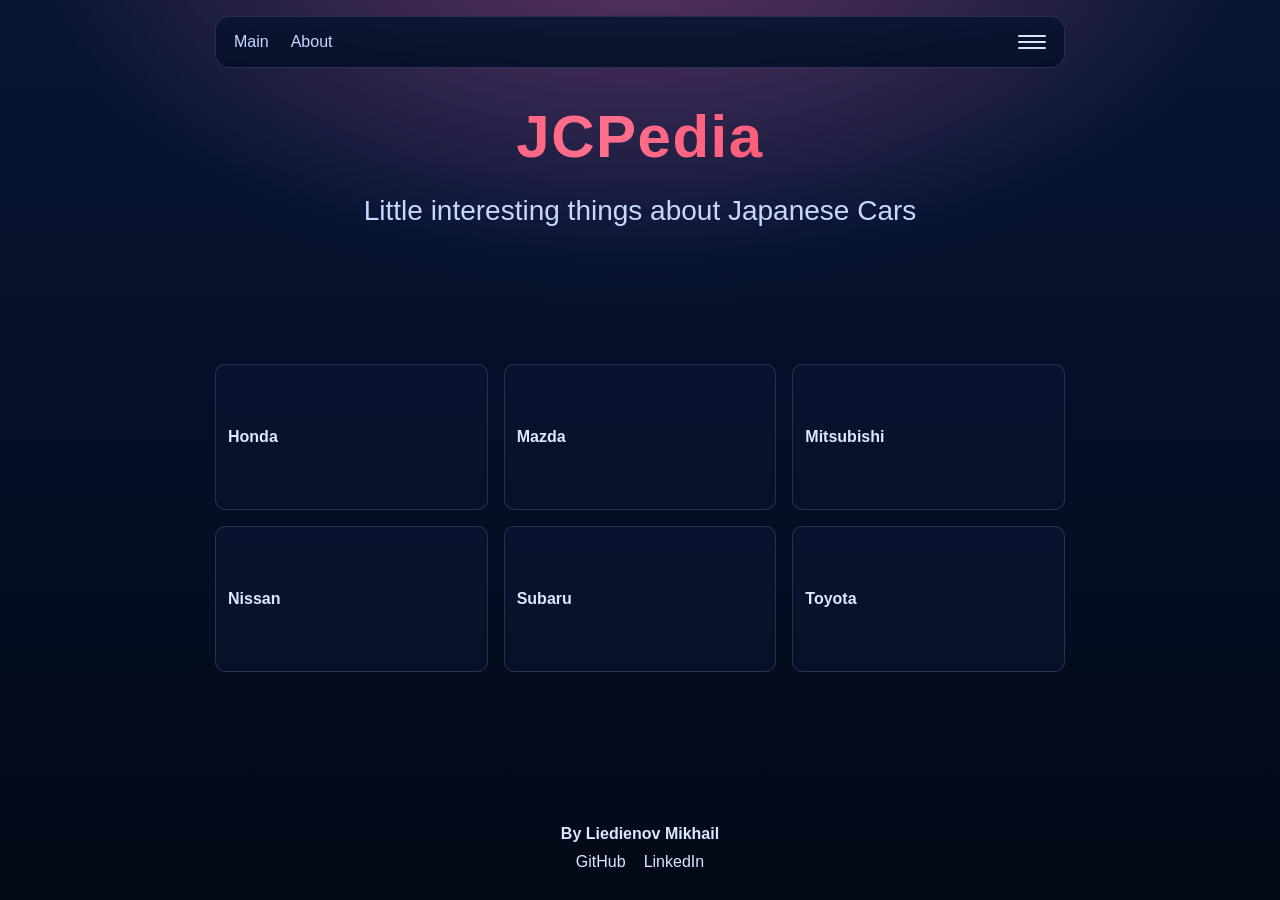
<file: HTML/index.html>
<!DOCTYPE html>
<html lang="en">
<head>
    <meta charset="utf-8">
    <meta name="viewport" content="width=device-width, initial-scale=1">
    <link rel="stylesheet" href="../css/style.css">
    <title>JCPedia</title>
</head>
<body>
<div class="main-container">
<header>
    <nav>
        <ul>
            <li><a href="index.html">Main</a></li>
            <li><a href="about.html">About</a></li>
            <li class="dropdown">
                <button class="dropdown-toggle" type="button" aria-label="Car menu">
                    <span class="menu-line"></span>
                    <span class="menu-line"></span>
                    <span class="menu-line"></span>
                </button>
                <ul class="dropdown-menu">
                    <li><a href="./cars/toyota.html">Toyota</a></li>
                    <li><a href="./cars/mitsubishi.html">Mitsubishi</a></li>
                    <li><a href="./cars/honda.html">Honda</a></li>
                    <li><a href="./cars/nissan.html">Nissan</a></li>
                    <li><a href="./cars/mazda.html">Mazda</a></li>
                    <li><a href="./cars/subaru.html">Subaru</a></li>
                </ul>
            </li>
        </ul>
    </nav>
</header>
<h1 class="page-title">JCPedia</h1>
<h2 class="page-subtitle">Little interesting things about Japanese Cars</h2>
<main>
    <a class="car-selection-container" href="./cars/honda.html">Honda</a>
    <a class="car-selection-container" href="./cars/mazda.html">Mazda</a>
    <a class="car-selection-container" href="./cars/mitsubishi.html">Mitsubishi</a>
    <a class="car-selection-container" href="./cars/nissan.html">Nissan</a>
    <a class="car-selection-container" href="./cars/subaru.html">Subaru</a>
    <a class="car-selection-container" href="./cars/toyota.html">Toyota</a>
</main>
<footer>
    <p>By Liedienov Mikhail</p>
    <div class="footer-links">
        <a href="https://github.com/IstillFeelNothing" target="_blank" rel="noopener noreferrer">GitHub</a>
        <a href="https://www.linkedin.com/in/mikhail-liedienov-b96662301/" target="_blank" rel="noopener noreferrer">LinkedIn</a>
    </div>
</footer>
</div>
</body>
</html>
</file>
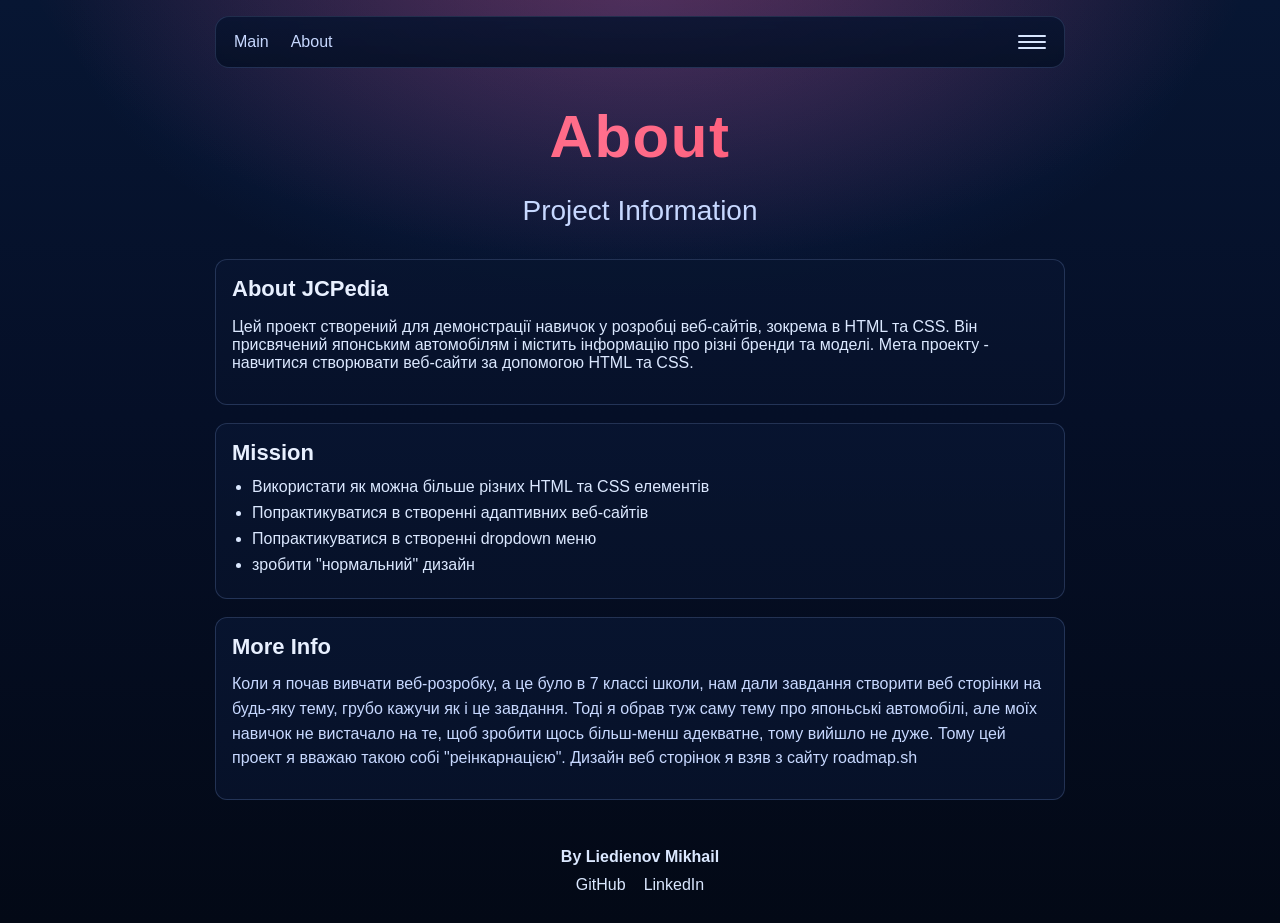
<file: HTML/About.html>
<!DOCTYPE html>
<html lang="en">
<head>
    <meta charset="utf-8">
    <meta name="viewport" content="width=device-width, initial-scale=1">
    <link rel="stylesheet" href="../css/style.css">
    <title>About - JCPedia</title>
</head>
<body>
<div class="main-container">
<header>
    <nav>
        <ul>
            <li><a href="../index.html">Main</a></li>
            <li><a href="about.html">About</a></li>
            <li class="dropdown">
                <button class="dropdown-toggle" type="button" aria-label="Car menu">
                    <span class="menu-line"></span>
                    <span class="menu-line"></span>
                    <span class="menu-line"></span>
                </button>
                <ul class="dropdown-menu">
                    <li><a href="./cars/toyota.html">Toyota</a></li>
                    <li><a href="./cars/mitsubishi.html">Mitsubishi</a></li>
                    <li><a href="./cars/honda.html">Honda</a></li>
                    <li><a href="./cars/nissan.html">Nissan</a></li>
                    <li><a href="./cars/mazda.html">Mazda</a></li>
                    <li><a href="./cars/subaru.html">Subaru</a></li>
                </ul>
            </li>
        </ul>
    </nav>
</header>

<h1 class="page-title">About</h1>
<h2 class="page-subtitle">Project Information</h2>

<main class="car-page">
    <section class="car-hero" aria-labelledby="about-heading">
        <h3 id="about-heading">About JCPedia</h3>
        <p>
            Цей проект створений для демонстрації навичок у розробці веб-сайтів, зокрема в HTML та CSS. Він присвячений японським автомобілям і містить
             інформацію про різні бренди та моделі. Мета проекту - навчитися створювати веб-сайти за допомогою HTML та CSS.
        </p>
    </section>

    <section class="car-specs" aria-labelledby="mission-heading">
        <h3 id="mission-heading">Mission</h3>
        <ul>
            <li>Використати як можна більше різних HTML та CSS елементів</li>
            <li>Попрактикуватися в створенні адаптивних веб-сайтів</li>
            <li>Попрактикуватися в створенні dropdown меню</li>
            <li>зробити "нормальний" дизайн</li>
        </ul>
    </section>

    <section class="car-notes" aria-labelledby="extra-heading">
        <h3 id="extra-heading">More Info</h3>
        <p>
            Коли я почав вивчати веб-розробку, а це було в 7 классі школи, нам дали завдання створити веб сторінки на будь-яку тему, 
            грубо кажучи як і це завдання. Тоді я обрав туж саму тему про японьські автомобілі, але моїх навичок не вистачало на те, 
            щоб зробити щось більш-менш адекватне, тому вийшло не дуже. Тому цей проект я вважаю такою собі "реінкарнацією". Дизайн 
            веб сторінок я взяв з сайту roadmap.sh

        </p>
    </section>
</main>

<footer>
    <p>By Liedienov Mikhail</p>
    <div class="footer-links">
        <a href="https://github.com/IstillFeelNothing" target="_blank" rel="noopener noreferrer">GitHub</a>
        <a href="https://www.linkedin.com/in/mikhail-liedienov-b96662301/" target="_blank" rel="noopener noreferrer">LinkedIn</a>
    </div>
</footer>
</div>
</body>
</html>
</file>
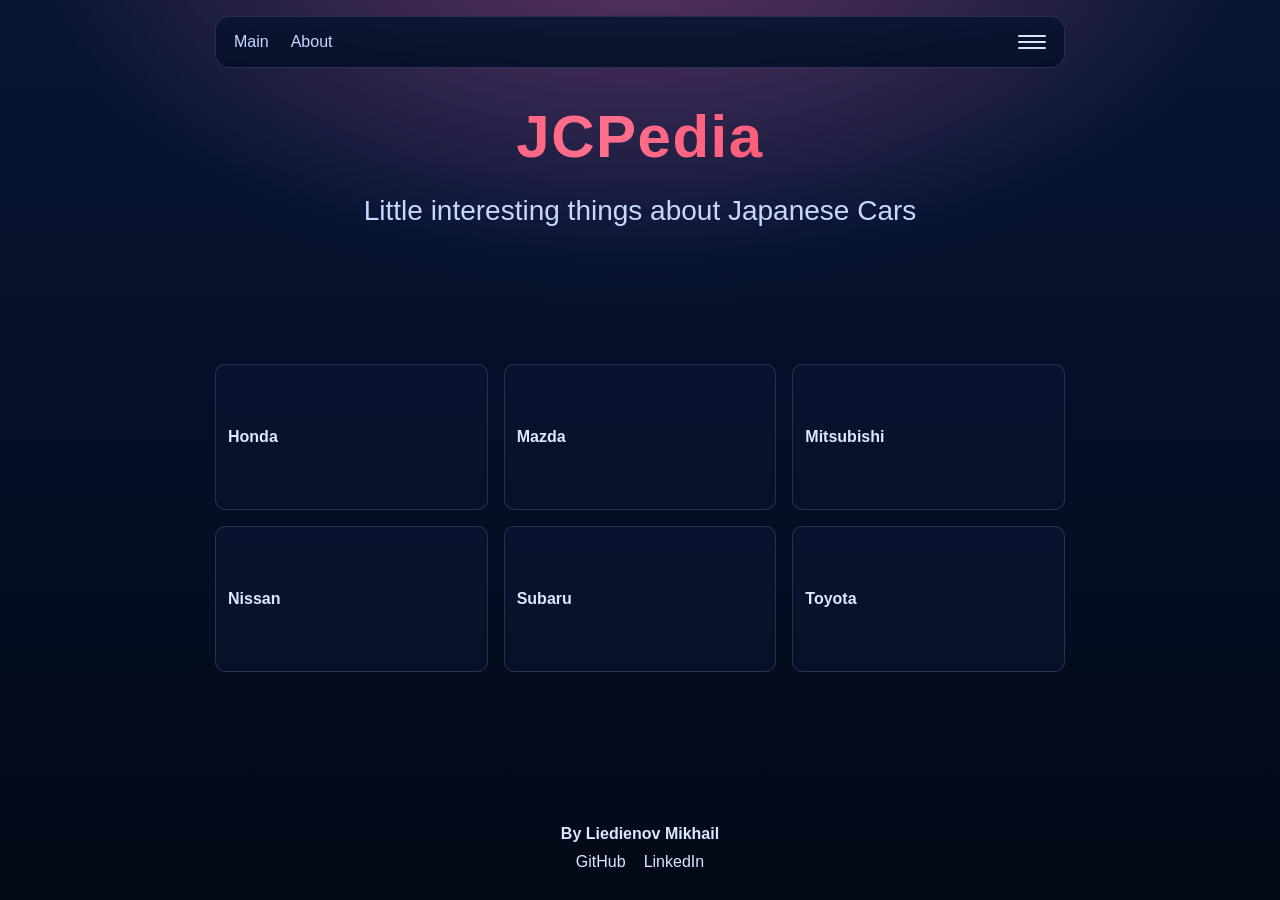
<file: HTML/Main.html>
<!DOCTYPE html>
<html lang="en">
<head>
    <meta charset="utf-8">
    <meta name="viewport" content="width=device-width, initial-scale=1">
    <link rel="stylesheet" href="../css/style.css">
    <title>JCPedia</title>
</head>
<body>
<div class="main-container">
<header>
    <nav>
        <ul>
            <li><a href="main.html">Main</a></li>
            <li><a href="about.html">About</a></li>
            <li class="dropdown">
                <button class="dropdown-toggle" type="button" aria-label="Car menu">
                    <span class="menu-line"></span>
                    <span class="menu-line"></span>
                    <span class="menu-line"></span>
                </button>
                <ul class="dropdown-menu">
                    <li><a href="./cars/toyota.html">Toyota</a></li>
                    <li><a href="./cars/mitsubishi.html">Mitsubishi</a></li>
                    <li><a href="./cars/honda.html">Honda</a></li>
                    <li><a href="./cars/nissan.html">Nissan</a></li>
                    <li><a href="./cars/mazda.html">Mazda</a></li>
                    <li><a href="./cars/subaru.html">Subaru</a></li>
                </ul>
            </li>
        </ul>
    </nav>
</header>
<h1 class="page-title">JCPedia</h1>
<h2 class="page-subtitle">Little interesting things about Japanese Cars</h2>
<main>
    <a class="car-selection-container" href="./cars/honda.html">Honda</a>
    <a class="car-selection-container" href="./cars/mazda.html">Mazda</a>
    <a class="car-selection-container" href="./cars/mitsubishi.html">Mitsubishi</a>
    <a class="car-selection-container" href="./cars/nissan.html">Nissan</a>
    <a class="car-selection-container" href="./cars/subaru.html">Subaru</a>
    <a class="car-selection-container" href="./cars/toyota.html">Toyota</a>
</main>
<footer>
    <p>By Liedienov Mikhail</p>
    <div class="footer-links">
        <a href="https://github.com/IstillFeelNothing" target="_blank" rel="noopener noreferrer">GitHub</a>
        <a href="https://www.linkedin.com/in/mikhail-liedienov-b96662301/" target="_blank" rel="noopener noreferrer">LinkedIn</a>
    </div>
</footer>
</div>
</body>
</html>
</file>
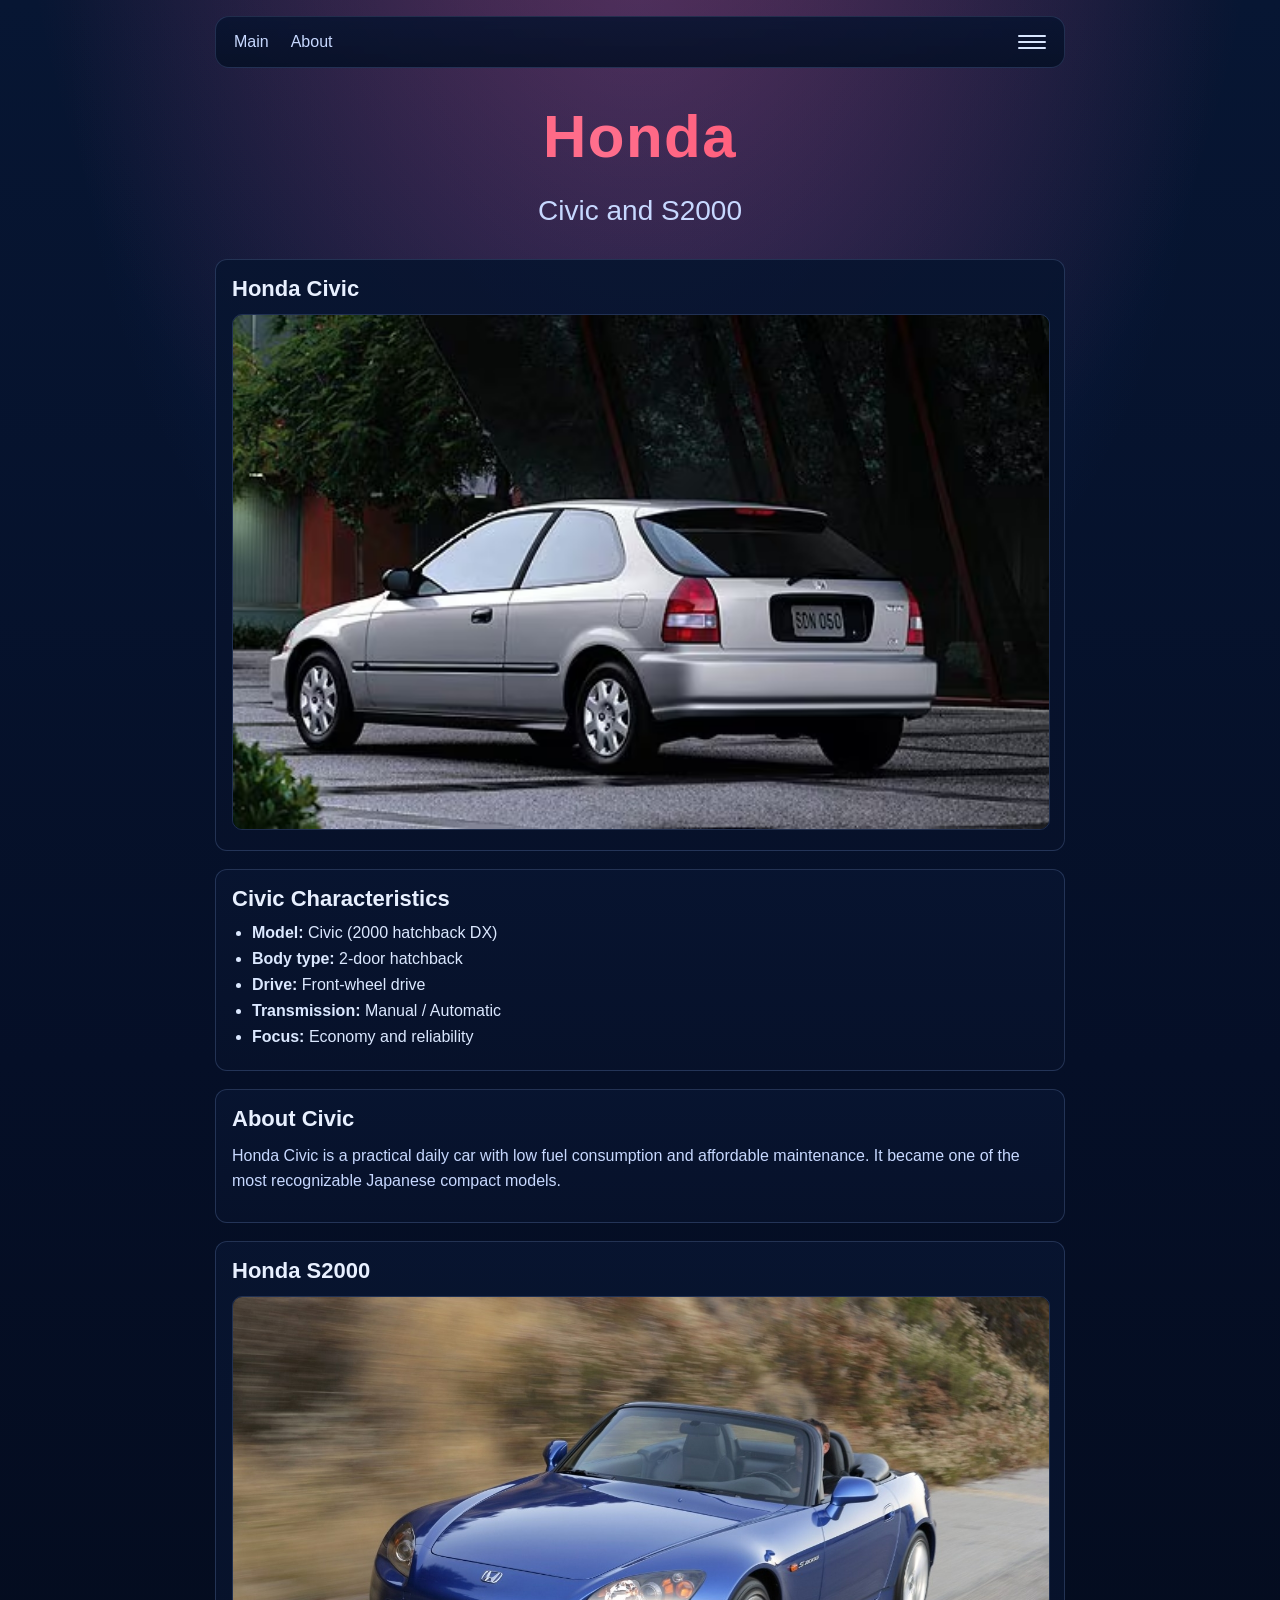
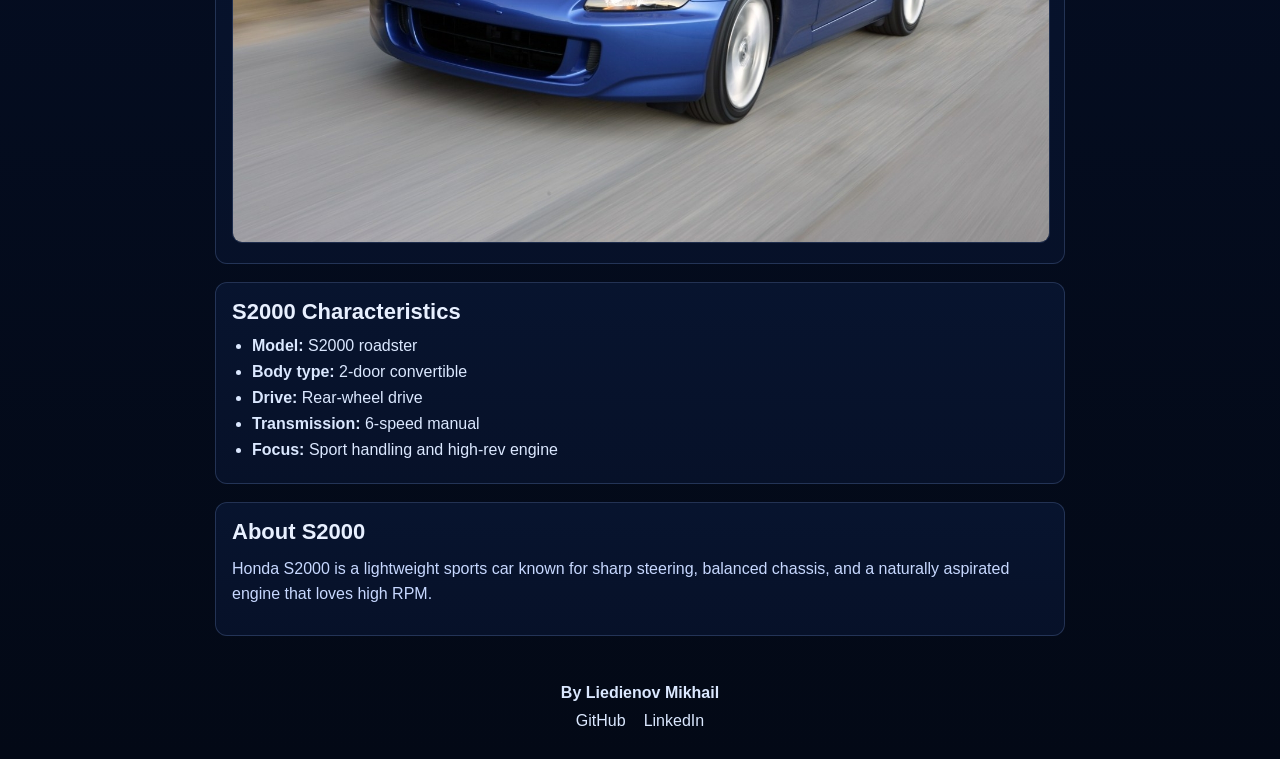
<file: HTML/cars/honda.html>
<!DOCTYPE html>
<html lang="en">
<head>
    <meta charset="utf-8">
    <meta name="viewport" content="width=device-width, initial-scale=1">
    <link rel="stylesheet" href="../../css/style.css">
    <title>Honda - JCPedia</title>
</head>
<body>
<div class="main-container">
<header>
    <nav>
        <ul>
            <li><a href="../../index.html">Main</a></li>
            <li><a href="../about.html">About</a></li>
            <li class="dropdown">
                <button class="dropdown-toggle" type="button" aria-label="Car menu">
                    <span class="menu-line"></span>
                    <span class="menu-line"></span>
                    <span class="menu-line"></span>
                </button>
                <ul class="dropdown-menu">
                    <li><a href="toyota.html">Toyota</a></li>
                    <li><a href="mitsubishi.html">Mitsubishi</a></li>
                    <li><a href="honda.html">Honda</a></li>
                    <li><a href="nissan.html">Nissan</a></li>
                    <li><a href="mazda.html">Mazda</a></li>
                    <li><a href="subaru.html">Subaru</a></li>
                </ul>
            </li>
        </ul>
    </nav>
</header>

<h1 class="page-title">Honda</h1>
<h2 class="page-subtitle">Civic and S2000</h2>

<main class="car-page">
    <section class="car-hero" aria-labelledby="civic-heading">
        <h3 id="civic-heading">Honda Civic</h3>
        <img src="../../assets/civic.avif" alt="Honda Civic">
    </section>

    <section class="car-specs" aria-labelledby="civic-specs-heading">
        <h3 id="civic-specs-heading">Civic Characteristics</h3>
        <ul>
            <li><strong>Model:</strong> Civic (2000 hatchback DX)</li>
            <li><strong>Body type:</strong> 2-door hatchback</li>
            <li><strong>Drive:</strong> Front-wheel drive</li>
            <li><strong>Transmission:</strong> Manual / Automatic</li>
            <li><strong>Focus:</strong> Economy and reliability</li>
        </ul>
    </section>

    <section class="car-notes" aria-labelledby="civic-notes-heading">
        <h3 id="civic-notes-heading">About Civic</h3>
        <p>
            Honda Civic is a practical daily car with low fuel consumption and affordable maintenance.
            It became one of the most recognizable Japanese compact models.
        </p>
    </section>

    <section class="car-hero" aria-labelledby="s2000-heading">
        <h3 id="s2000-heading">Honda S2000</h3>
        <img src="../../assets/s2000.jpg" alt="Honda S2000">
    </section>

    <section class="car-specs" aria-labelledby="s2000-specs-heading">
        <h3 id="s2000-specs-heading">S2000 Characteristics</h3>
        <ul>
            <li><strong>Model:</strong> S2000 roadster</li>
            <li><strong>Body type:</strong> 2-door convertible</li>
            <li><strong>Drive:</strong> Rear-wheel drive</li>
            <li><strong>Transmission:</strong> 6-speed manual</li>
            <li><strong>Focus:</strong> Sport handling and high-rev engine</li>
        </ul>
    </section>

    <section class="car-notes" aria-labelledby="s2000-notes-heading">
        <h3 id="s2000-notes-heading">About S2000</h3>
        <p>
            Honda S2000 is a lightweight sports car known for sharp steering, balanced chassis,
            and a naturally aspirated engine that loves high RPM.
        </p>
    </section>
</main>

<footer>
    <p>By Liedienov Mikhail</p>
    <div class="footer-links">
        <a href="https://github.com/IstillFeelNothing" target="_blank" rel="noopener noreferrer">GitHub</a>
        <a href="https://www.linkedin.com/in/mikhail-liedienov-b96662301/" target="_blank" rel="noopener noreferrer">LinkedIn</a>
    </div>
</footer>
</div>
</body>
</html>
</file>
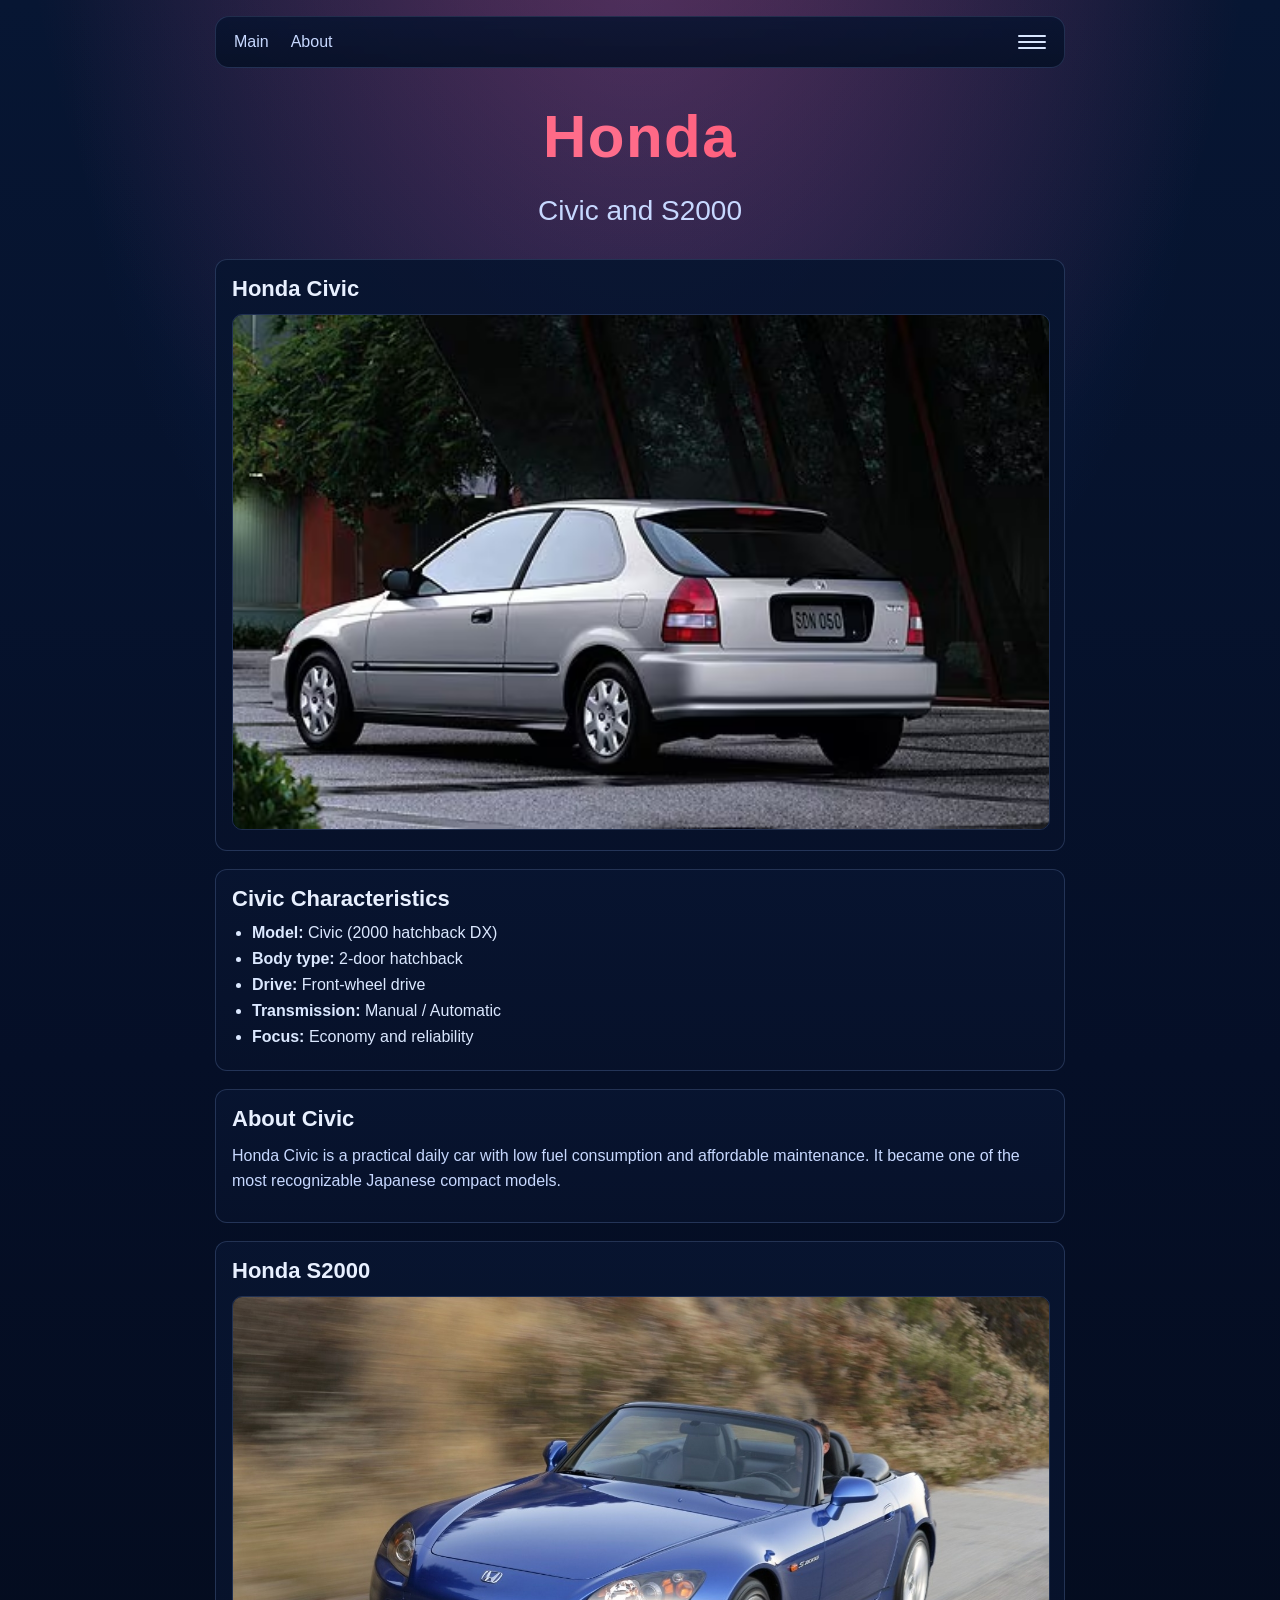
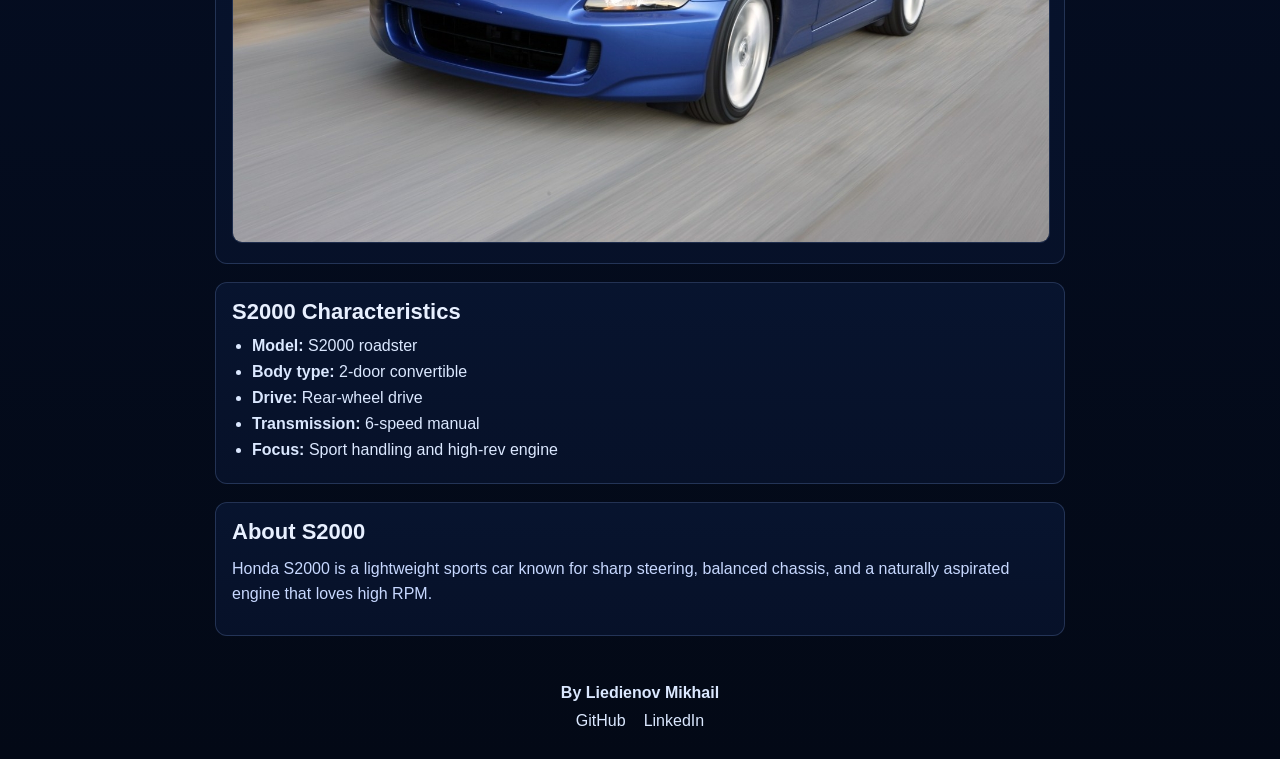
<file: html/cars/honda.html>
<!DOCTYPE html>
<html lang="en">
<head>
    <meta charset="utf-8">
    <meta name="viewport" content="width=device-width, initial-scale=1">
    <link rel="stylesheet" href="../../css/style.css">
    <title>Honda - JCPedia</title>
</head>
<body>
<div class="main-container">
<header>
    <nav>
        <ul>
            <li><a href="../../index.html">Main</a></li>
            <li><a href="../about.html">About</a></li>
            <li class="dropdown">
                <button class="dropdown-toggle" type="button" aria-label="Car menu">
                    <span class="menu-line"></span>
                    <span class="menu-line"></span>
                    <span class="menu-line"></span>
                </button>
                <ul class="dropdown-menu">
                    <li><a href="toyota.html">Toyota</a></li>
                    <li><a href="mitsubishi.html">Mitsubishi</a></li>
                    <li><a href="honda.html">Honda</a></li>
                    <li><a href="nissan.html">Nissan</a></li>
                    <li><a href="mazda.html">Mazda</a></li>
                    <li><a href="subaru.html">Subaru</a></li>
                </ul>
            </li>
        </ul>
    </nav>
</header>

<h1 class="page-title">Honda</h1>
<h2 class="page-subtitle">Civic and S2000</h2>

<main class="car-page">
    <section class="car-hero" aria-labelledby="civic-heading">
        <h3 id="civic-heading">Honda Civic</h3>
        <img src="../../assets/civic.avif" alt="Honda Civic">
    </section>

    <section class="car-specs" aria-labelledby="civic-specs-heading">
        <h3 id="civic-specs-heading">Civic Characteristics</h3>
        <ul>
            <li><strong>Model:</strong> Civic (2000 hatchback DX)</li>
            <li><strong>Body type:</strong> 2-door hatchback</li>
            <li><strong>Drive:</strong> Front-wheel drive</li>
            <li><strong>Transmission:</strong> Manual / Automatic</li>
            <li><strong>Focus:</strong> Economy and reliability</li>
        </ul>
    </section>

    <section class="car-notes" aria-labelledby="civic-notes-heading">
        <h3 id="civic-notes-heading">About Civic</h3>
        <p>
            Honda Civic is a practical daily car with low fuel consumption and affordable maintenance.
            It became one of the most recognizable Japanese compact models.
        </p>
    </section>

    <section class="car-hero" aria-labelledby="s2000-heading">
        <h3 id="s2000-heading">Honda S2000</h3>
        <img src="../../assets/s2000.jpg" alt="Honda S2000">
    </section>

    <section class="car-specs" aria-labelledby="s2000-specs-heading">
        <h3 id="s2000-specs-heading">S2000 Characteristics</h3>
        <ul>
            <li><strong>Model:</strong> S2000 roadster</li>
            <li><strong>Body type:</strong> 2-door convertible</li>
            <li><strong>Drive:</strong> Rear-wheel drive</li>
            <li><strong>Transmission:</strong> 6-speed manual</li>
            <li><strong>Focus:</strong> Sport handling and high-rev engine</li>
        </ul>
    </section>

    <section class="car-notes" aria-labelledby="s2000-notes-heading">
        <h3 id="s2000-notes-heading">About S2000</h3>
        <p>
            Honda S2000 is a lightweight sports car known for sharp steering, balanced chassis,
            and a naturally aspirated engine that loves high RPM.
        </p>
    </section>
</main>

<footer>
    <p>By Liedienov Mikhail</p>
    <div class="footer-links">
        <a href="https://github.com/IstillFeelNothing" target="_blank" rel="noopener noreferrer">GitHub</a>
        <a href="https://www.linkedin.com/in/mikhail-liedienov-b96662301/" target="_blank" rel="noopener noreferrer">LinkedIn</a>
    </div>
</footer>
</div>
<script src="../../js/app.js"></script>
</body>
</html>
</file>
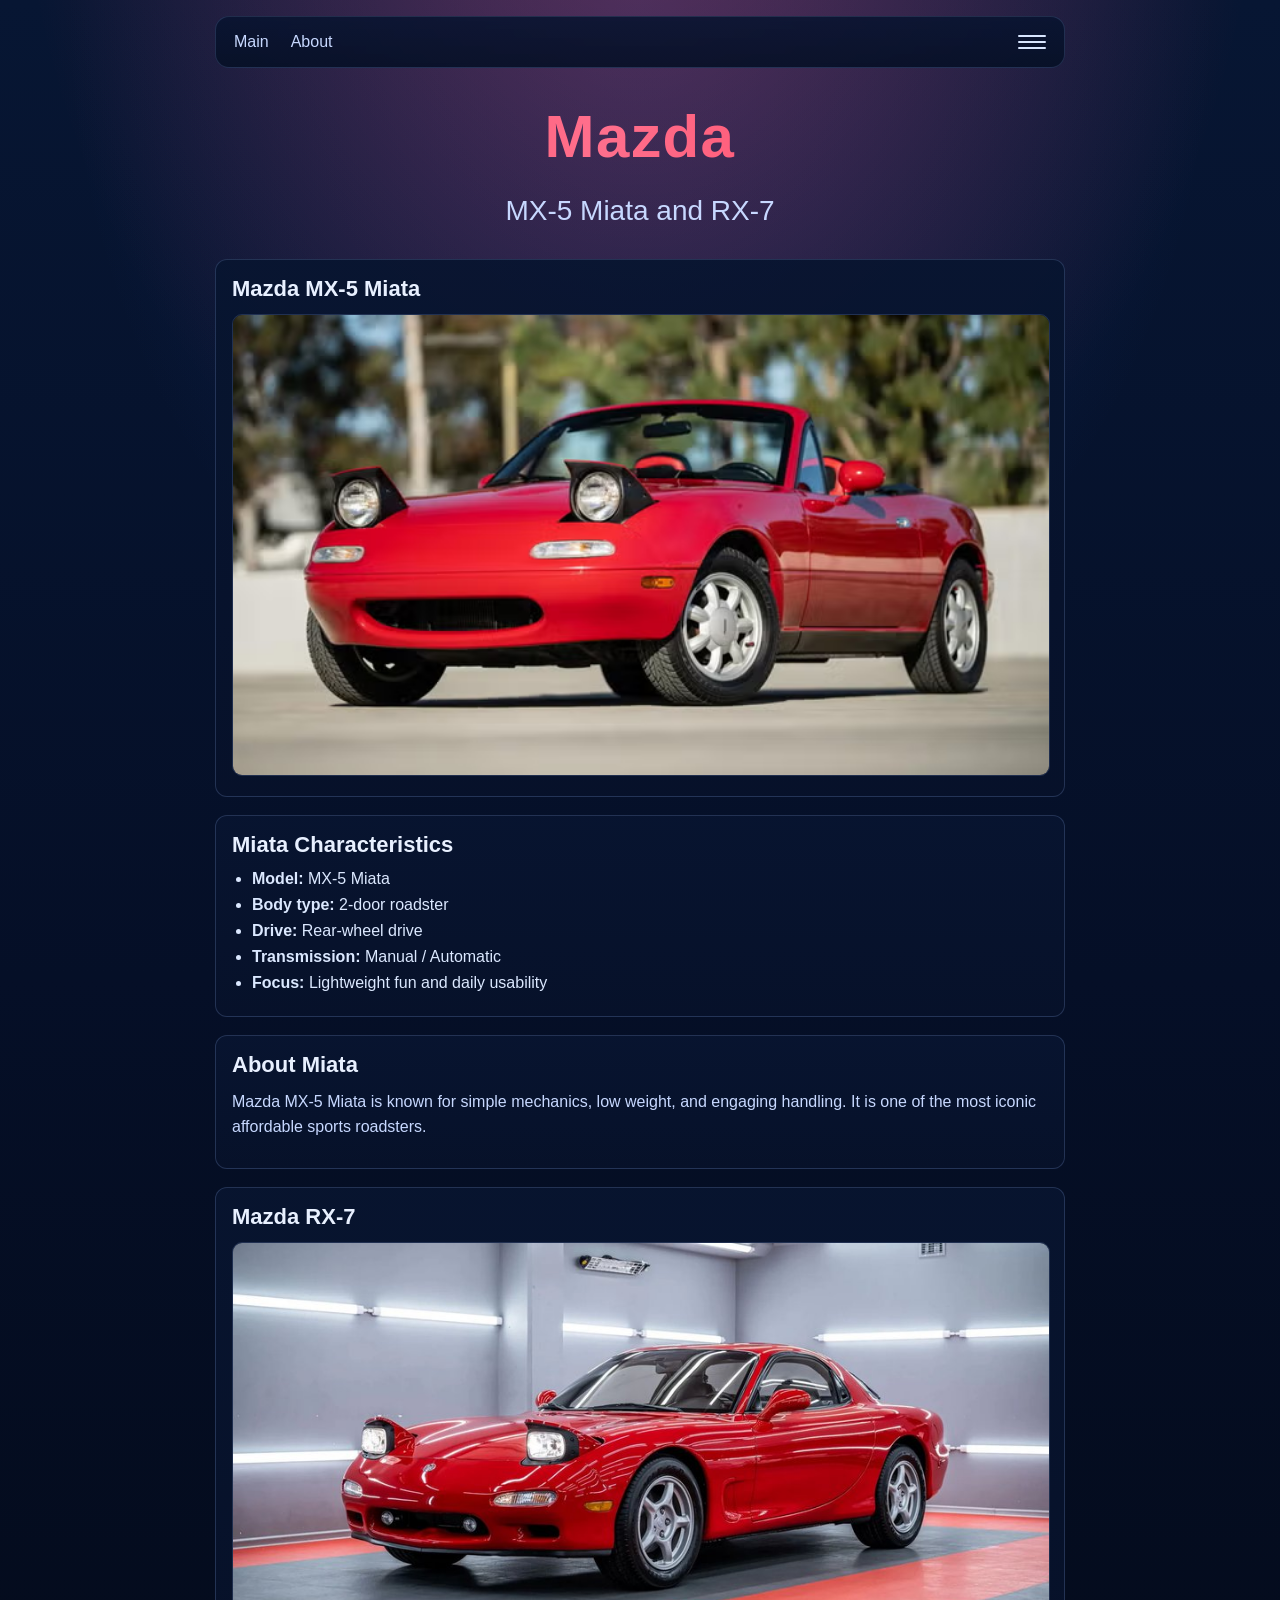
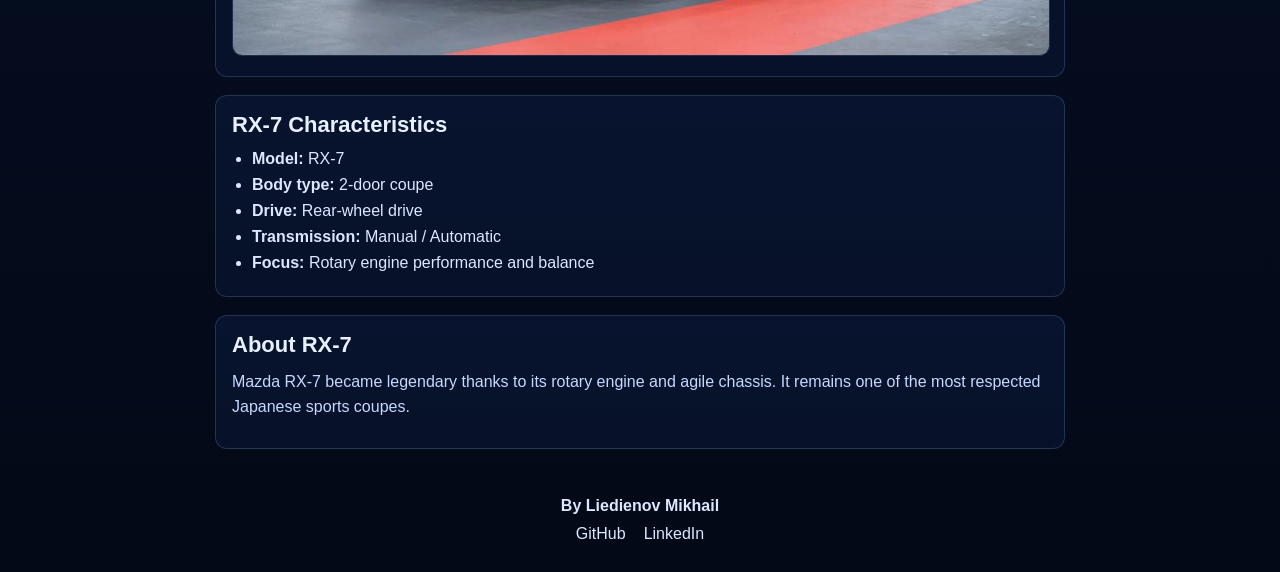
<file: HTML/cars/mazda.html>
<!DOCTYPE html>
<html lang="en">
<head>
    <meta charset="utf-8">
    <meta name="viewport" content="width=device-width, initial-scale=1">
    <link rel="stylesheet" href="../../css/style.css">
    <title>Mazda - JCPedia</title>
</head>
<body>
<div class="main-container">
<header>
    <nav>
        <ul>
            <li><a href="../../index.html">Main</a></li>
            <li><a href="../about.html">About</a></li>
            <li class="dropdown">
                <button class="dropdown-toggle" type="button" aria-label="Car menu">
                    <span class="menu-line"></span>
                    <span class="menu-line"></span>
                    <span class="menu-line"></span>
                </button>
                <ul class="dropdown-menu">
                    <li><a href="toyota.html">Toyota</a></li>
                    <li><a href="mitsubishi.html">Mitsubishi</a></li>
                    <li><a href="honda.html">Honda</a></li>
                    <li><a href="nissan.html">Nissan</a></li>
                    <li><a href="mazda.html">Mazda</a></li>
                    <li><a href="subaru.html">Subaru</a></li>
                </ul>
            </li>
        </ul>
    </nav>
</header>

<h1 class="page-title">Mazda</h1>
<h2 class="page-subtitle">MX-5 Miata and RX-7</h2>

<main class="car-page">
    <section class="car-hero" aria-labelledby="miata-heading">
        <h3 id="miata-heading">Mazda MX-5 Miata</h3>
        <img src="../../assets/miata.avif" alt="Mazda MX-5 Miata">
    </section>

    <section class="car-specs" aria-labelledby="miata-specs-heading">
        <h3 id="miata-specs-heading">Miata Characteristics</h3>
        <ul>
            <li><strong>Model:</strong> MX-5 Miata</li>
            <li><strong>Body type:</strong> 2-door roadster</li>
            <li><strong>Drive:</strong> Rear-wheel drive</li>
            <li><strong>Transmission:</strong> Manual / Automatic</li>
            <li><strong>Focus:</strong> Lightweight fun and daily usability</li>
        </ul>
    </section>

    <section class="car-notes" aria-labelledby="miata-notes-heading">
        <h3 id="miata-notes-heading">About Miata</h3>
        <p>
            Mazda MX-5 Miata is known for simple mechanics, low weight, and engaging handling.
            It is one of the most iconic affordable sports roadsters.
        </p>
    </section>

    <section class="car-hero" aria-labelledby="rx7-heading">
        <h3 id="rx7-heading">Mazda RX-7</h3>
        <img src="../../assets/rx7.jpg" alt="Mazda RX-7">
    </section>

    <section class="car-specs" aria-labelledby="rx7-specs-heading">
        <h3 id="rx7-specs-heading">RX-7 Characteristics</h3>
        <ul>
            <li><strong>Model:</strong> RX-7</li>
            <li><strong>Body type:</strong> 2-door coupe</li>
            <li><strong>Drive:</strong> Rear-wheel drive</li>
            <li><strong>Transmission:</strong> Manual / Automatic</li>
            <li><strong>Focus:</strong> Rotary engine performance and balance</li>
        </ul>
    </section>

    <section class="car-notes" aria-labelledby="rx7-notes-heading">
        <h3 id="rx7-notes-heading">About RX-7</h3>
        <p>
            Mazda RX-7 became legendary thanks to its rotary engine and agile chassis.
            It remains one of the most respected Japanese sports coupes.
        </p>
    </section>
</main>

<footer>
    <p>By Liedienov Mikhail</p>
    <div class="footer-links">
        <a href="https://github.com/IstillFeelNothing" target="_blank" rel="noopener noreferrer">GitHub</a>
        <a href="https://www.linkedin.com/in/mikhail-liedienov-b96662301/" target="_blank" rel="noopener noreferrer">LinkedIn</a>
    </div>
</footer>
</div>
</body>
</html>
</file>
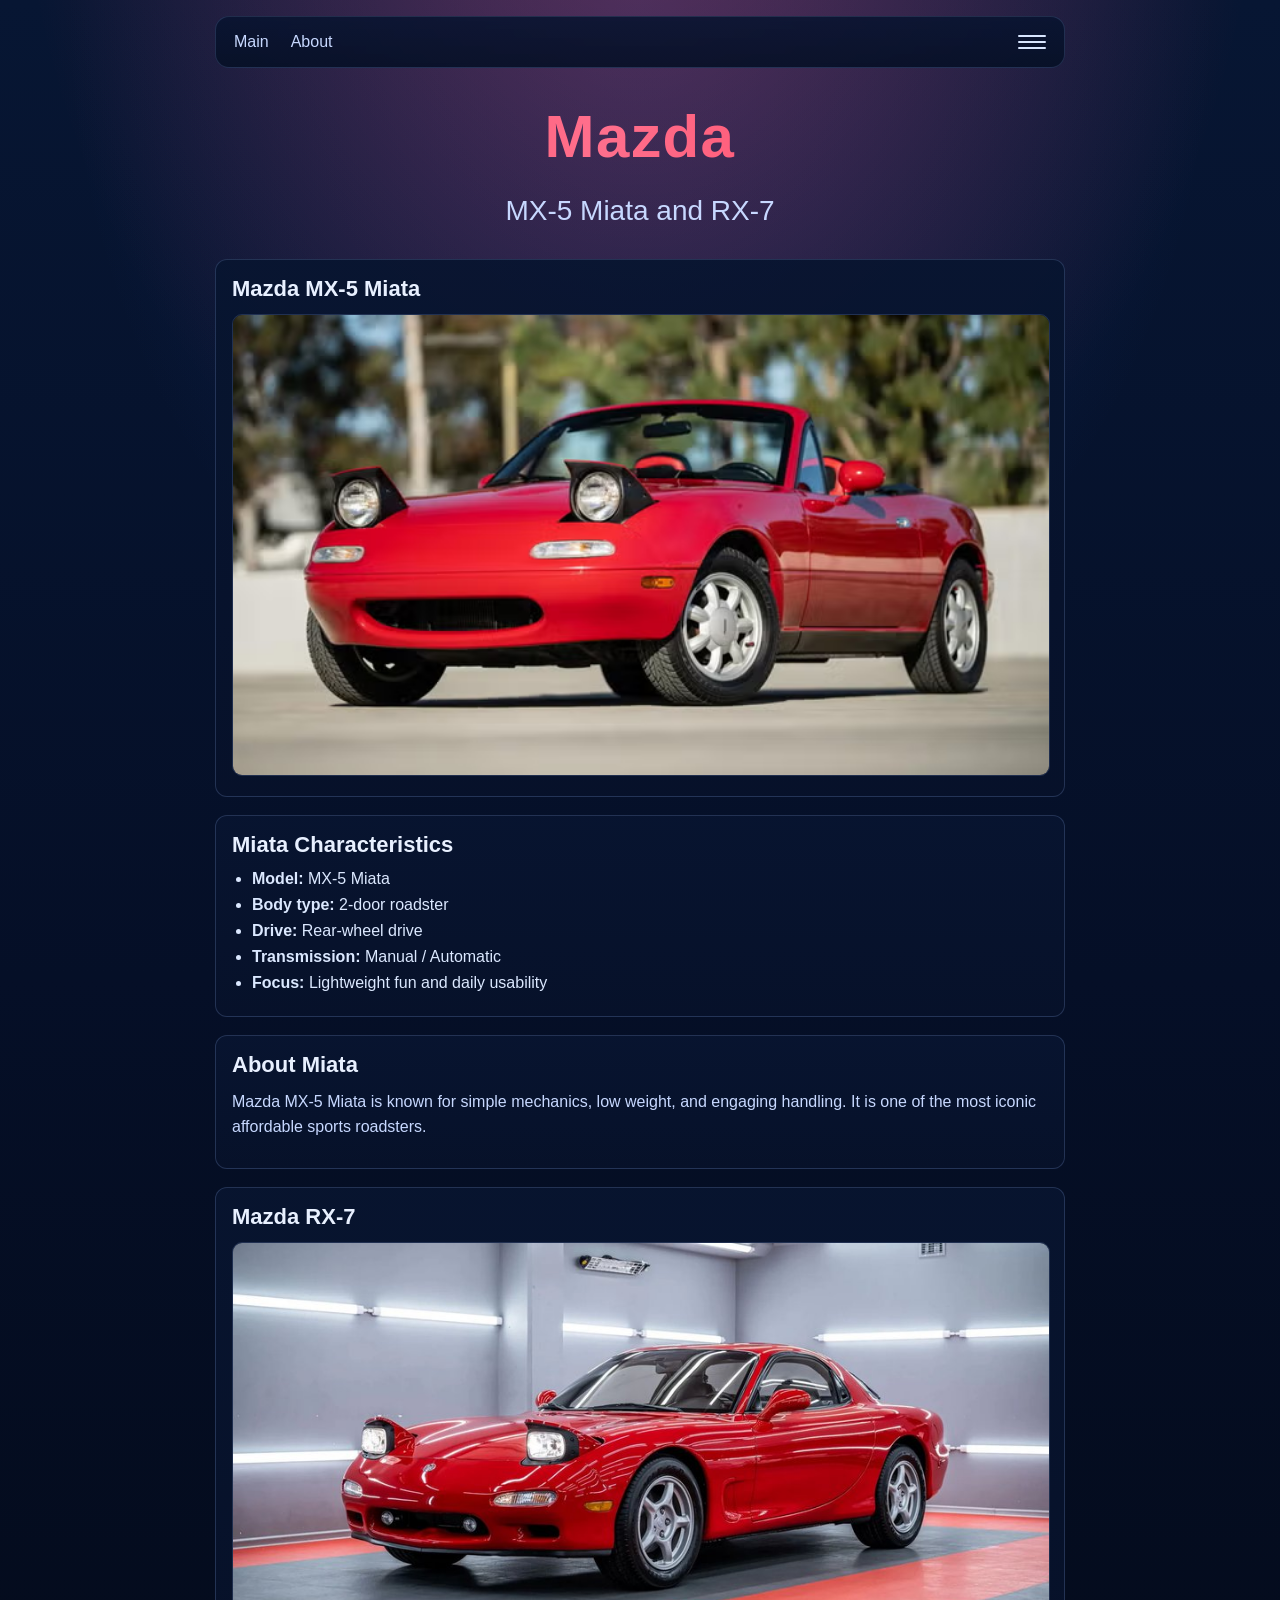
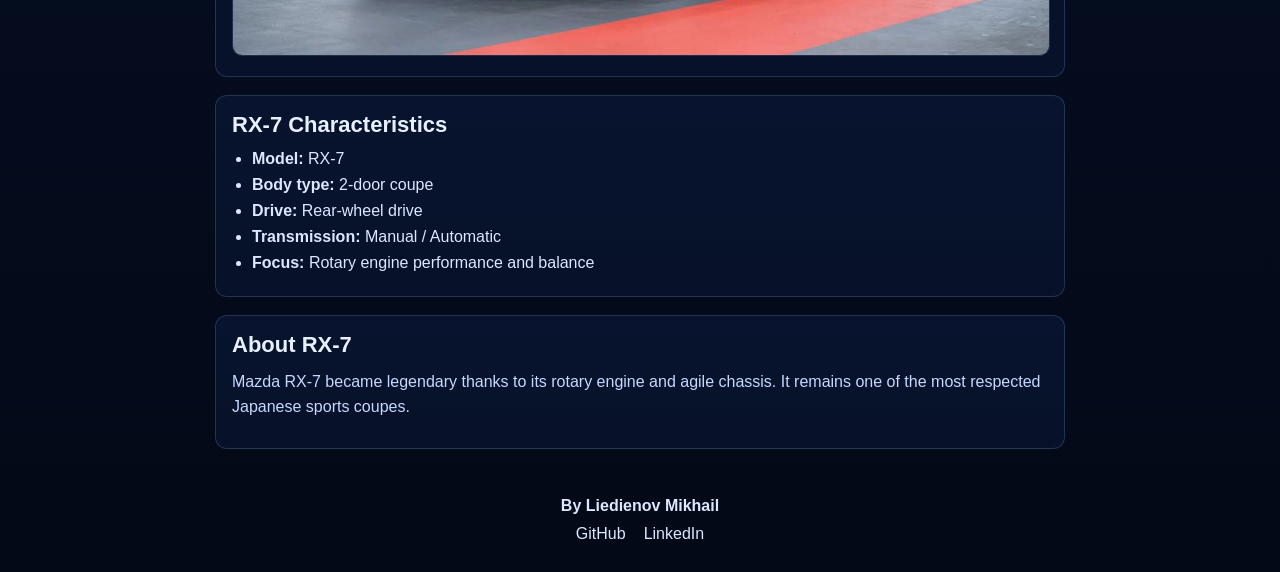
<file: html/cars/mazda.html>
<!DOCTYPE html>
<html lang="en">
<head>
    <meta charset="utf-8">
    <meta name="viewport" content="width=device-width, initial-scale=1">
    <link rel="stylesheet" href="../../css/style.css">
    <title>Mazda - JCPedia</title>
</head>
<body>
<div class="main-container">
<header>
    <nav>
        <ul>
            <li><a href="../../index.html">Main</a></li>
            <li><a href="../about.html">About</a></li>
            <li class="dropdown">
                <button class="dropdown-toggle" type="button" aria-label="Car menu">
                    <span class="menu-line"></span>
                    <span class="menu-line"></span>
                    <span class="menu-line"></span>
                </button>
                <ul class="dropdown-menu">
                    <li><a href="toyota.html">Toyota</a></li>
                    <li><a href="mitsubishi.html">Mitsubishi</a></li>
                    <li><a href="honda.html">Honda</a></li>
                    <li><a href="nissan.html">Nissan</a></li>
                    <li><a href="mazda.html">Mazda</a></li>
                    <li><a href="subaru.html">Subaru</a></li>
                </ul>
            </li>
        </ul>
    </nav>
</header>

<h1 class="page-title">Mazda</h1>
<h2 class="page-subtitle">MX-5 Miata and RX-7</h2>

<main class="car-page">
    <section class="car-hero" aria-labelledby="miata-heading">
        <h3 id="miata-heading">Mazda MX-5 Miata</h3>
        <img src="../../assets/miata.avif" alt="Mazda MX-5 Miata">
    </section>

    <section class="car-specs" aria-labelledby="miata-specs-heading">
        <h3 id="miata-specs-heading">Miata Characteristics</h3>
        <ul>
            <li><strong>Model:</strong> MX-5 Miata</li>
            <li><strong>Body type:</strong> 2-door roadster</li>
            <li><strong>Drive:</strong> Rear-wheel drive</li>
            <li><strong>Transmission:</strong> Manual / Automatic</li>
            <li><strong>Focus:</strong> Lightweight fun and daily usability</li>
        </ul>
    </section>

    <section class="car-notes" aria-labelledby="miata-notes-heading">
        <h3 id="miata-notes-heading">About Miata</h3>
        <p>
            Mazda MX-5 Miata is known for simple mechanics, low weight, and engaging handling.
            It is one of the most iconic affordable sports roadsters.
        </p>
    </section>

    <section class="car-hero" aria-labelledby="rx7-heading">
        <h3 id="rx7-heading">Mazda RX-7</h3>
        <img src="../../assets/rx7.jpg" alt="Mazda RX-7">
    </section>

    <section class="car-specs" aria-labelledby="rx7-specs-heading">
        <h3 id="rx7-specs-heading">RX-7 Characteristics</h3>
        <ul>
            <li><strong>Model:</strong> RX-7</li>
            <li><strong>Body type:</strong> 2-door coupe</li>
            <li><strong>Drive:</strong> Rear-wheel drive</li>
            <li><strong>Transmission:</strong> Manual / Automatic</li>
            <li><strong>Focus:</strong> Rotary engine performance and balance</li>
        </ul>
    </section>

    <section class="car-notes" aria-labelledby="rx7-notes-heading">
        <h3 id="rx7-notes-heading">About RX-7</h3>
        <p>
            Mazda RX-7 became legendary thanks to its rotary engine and agile chassis.
            It remains one of the most respected Japanese sports coupes.
        </p>
    </section>
</main>

<footer>
    <p>By Liedienov Mikhail</p>
    <div class="footer-links">
        <a href="https://github.com/IstillFeelNothing" target="_blank" rel="noopener noreferrer">GitHub</a>
        <a href="https://www.linkedin.com/in/mikhail-liedienov-b96662301/" target="_blank" rel="noopener noreferrer">LinkedIn</a>
    </div>
</footer>
</div>
<script src="../../js/app.js"></script>
</body>
</html>
</file>
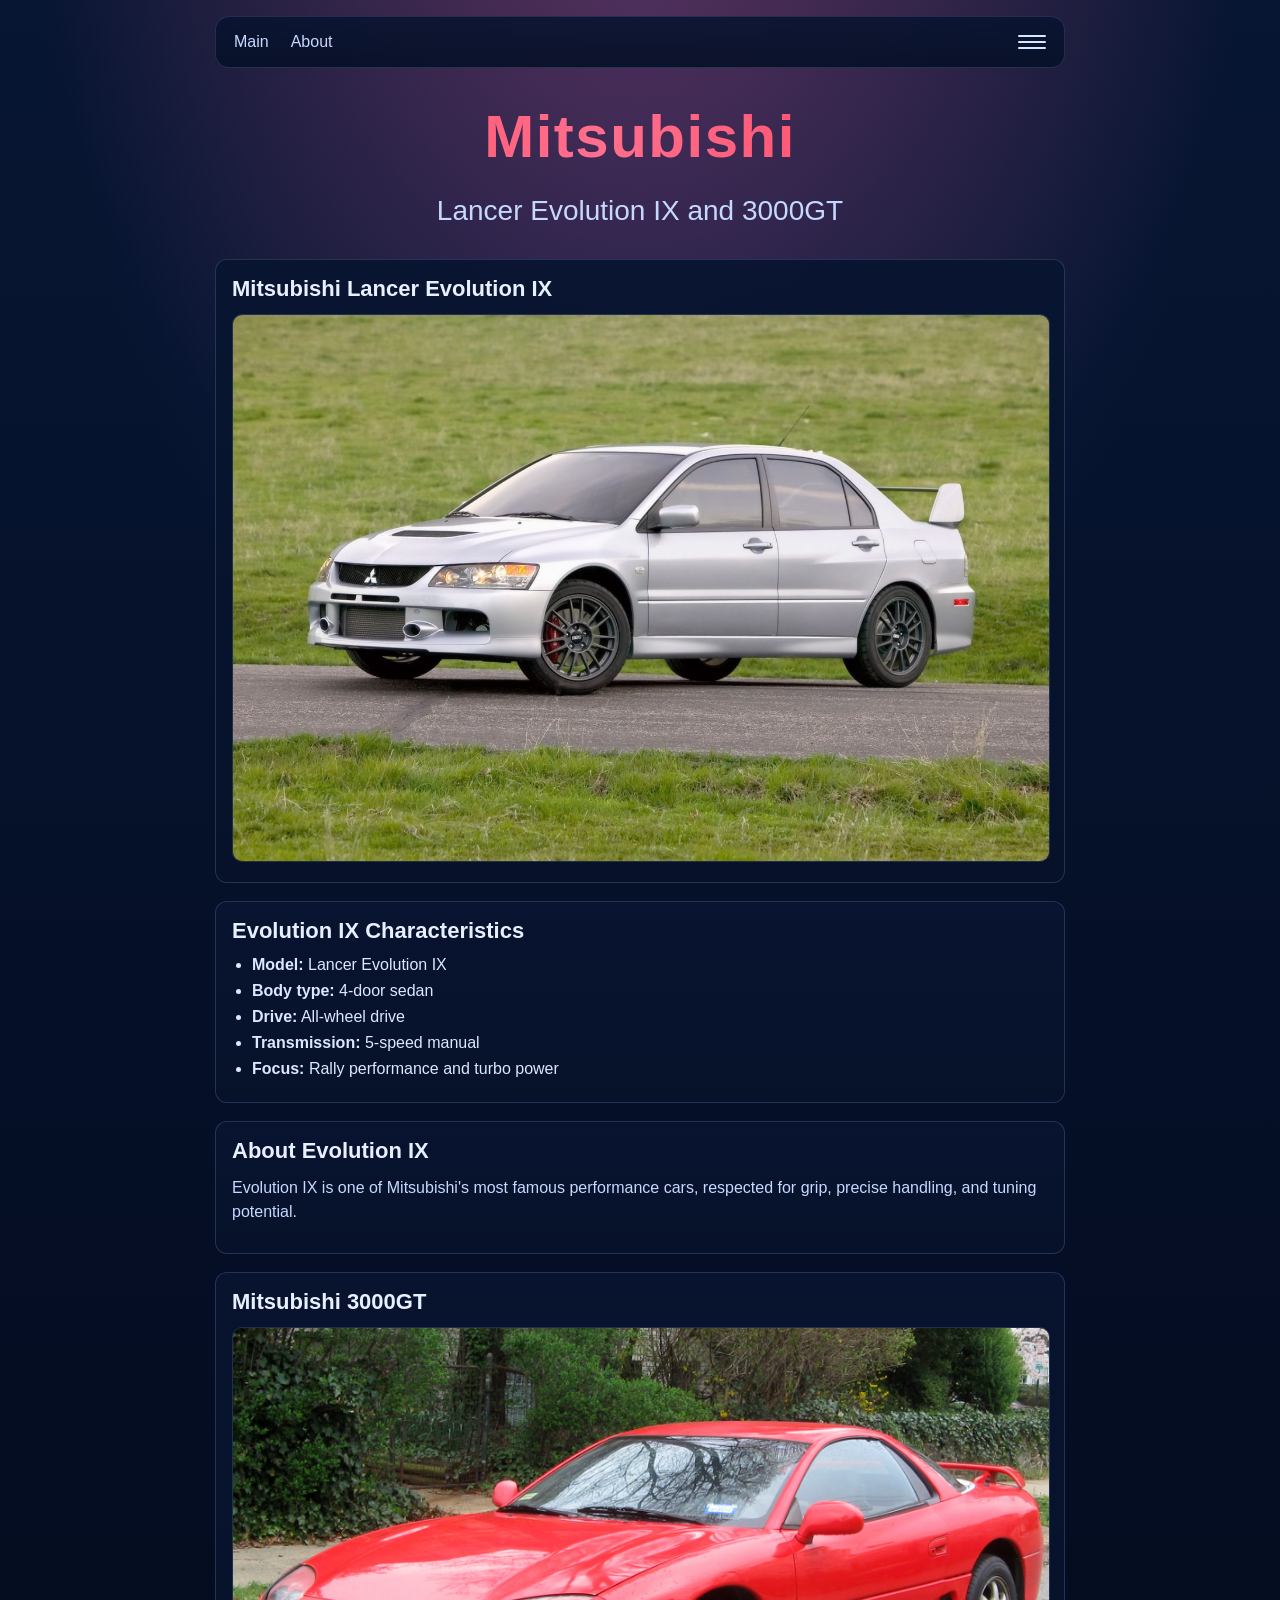
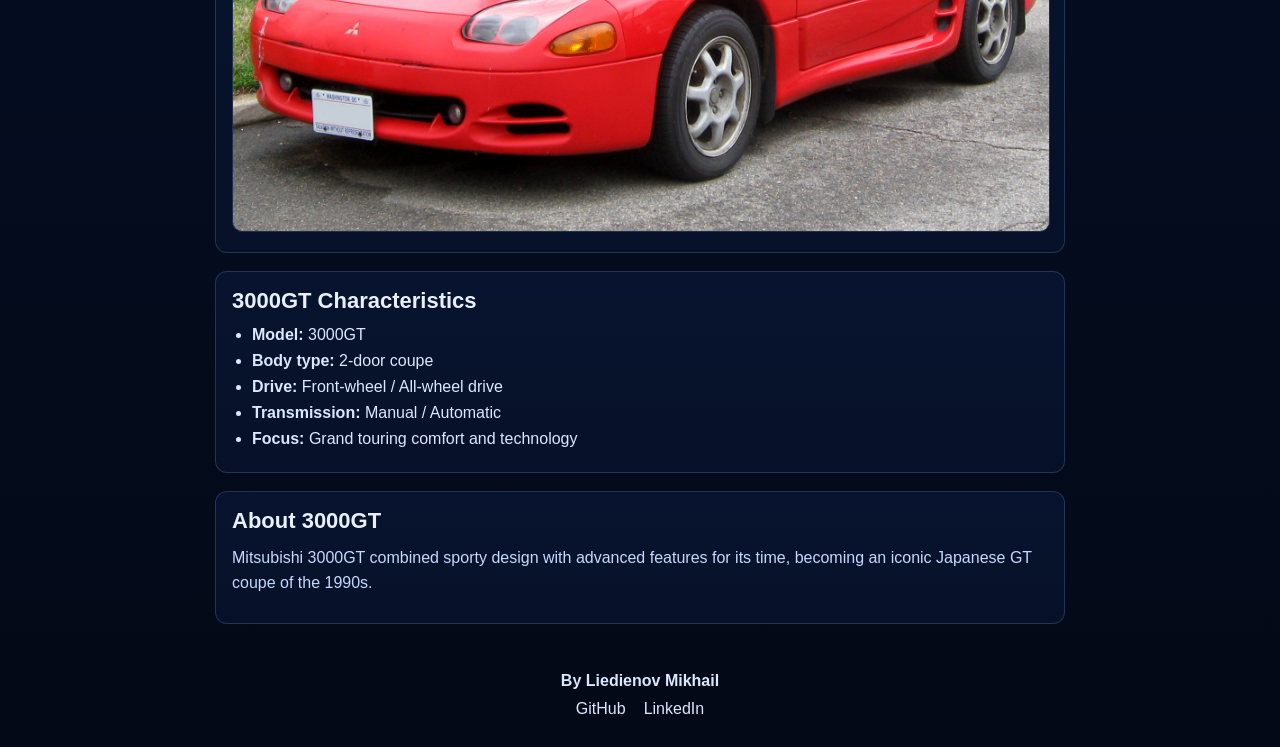
<file: HTML/cars/mitsubishi.html>
<!DOCTYPE html>
<html lang="en">
<head>
    <meta charset="utf-8">
    <meta name="viewport" content="width=device-width, initial-scale=1">
    <link rel="stylesheet" href="../../css/style.css">
    <title>Mitsubishi - JCPedia</title>
</head>
<body>
<div class="main-container">
<header>
    <nav>
        <ul>
            <li><a href="../../index.html">Main</a></li>
            <li><a href="../about.html">About</a></li>
            <li class="dropdown">
                <button class="dropdown-toggle" type="button" aria-label="Car menu">
                    <span class="menu-line"></span>
                    <span class="menu-line"></span>
                    <span class="menu-line"></span>
                </button>
                <ul class="dropdown-menu">
                    <li><a href="toyota.html">Toyota</a></li>
                    <li><a href="mitsubishi.html">Mitsubishi</a></li>
                    <li><a href="honda.html">Honda</a></li>
                    <li><a href="nissan.html">Nissan</a></li>
                    <li><a href="mazda.html">Mazda</a></li>
                    <li><a href="subaru.html">Subaru</a></li>
                </ul>
            </li>
        </ul>
    </nav>
</header>

<h1 class="page-title">Mitsubishi</h1>
<h2 class="page-subtitle">Lancer Evolution IX and 3000GT</h2>

<main class="car-page">
    <section class="car-hero" aria-labelledby="evo-heading">
        <h3 id="evo-heading">Mitsubishi Lancer Evolution IX</h3>
        <img src="../../assets/evolution9.jpg" alt="Mitsubishi Lancer Evolution IX">
    </section>

    <section class="car-specs" aria-labelledby="evo-specs-heading">
        <h3 id="evo-specs-heading">Evolution IX Characteristics</h3>
        <ul>
            <li><strong>Model:</strong> Lancer Evolution IX</li>
            <li><strong>Body type:</strong> 4-door sedan</li>
            <li><strong>Drive:</strong> All-wheel drive</li>
            <li><strong>Transmission:</strong> 5-speed manual</li>
            <li><strong>Focus:</strong> Rally performance and turbo power</li>
        </ul>
    </section>

    <section class="car-notes" aria-labelledby="evo-notes-heading">
        <h3 id="evo-notes-heading">About Evolution IX</h3>
        <p>
            Evolution IX is one of Mitsubishi's most famous performance cars,
            respected for grip, precise handling, and tuning potential.
        </p>
    </section>

    <section class="car-hero" aria-labelledby="gt-heading">
        <h3 id="gt-heading">Mitsubishi 3000GT</h3>
        <img src="../../assets/3000gt.jpg" alt="Mitsubishi 3000GT">
    </section>

    <section class="car-specs" aria-labelledby="gt-specs-heading">
        <h3 id="gt-specs-heading">3000GT Characteristics</h3>
        <ul>
            <li><strong>Model:</strong> 3000GT</li>
            <li><strong>Body type:</strong> 2-door coupe</li>
            <li><strong>Drive:</strong> Front-wheel / All-wheel drive</li>
            <li><strong>Transmission:</strong> Manual / Automatic</li>
            <li><strong>Focus:</strong> Grand touring comfort and technology</li>
        </ul>
    </section>

    <section class="car-notes" aria-labelledby="gt-notes-heading">
        <h3 id="gt-notes-heading">About 3000GT</h3>
        <p>
            Mitsubishi 3000GT combined sporty design with advanced features for its time,
            becoming an iconic Japanese GT coupe of the 1990s.
        </p>
    </section>
</main>

<footer>
    <p>By Liedienov Mikhail</p>
    <div class="footer-links">
        <a href="https://github.com/IstillFeelNothing" target="_blank" rel="noopener noreferrer">GitHub</a>
        <a href="https://www.linkedin.com/in/mikhail-liedienov-b96662301/" target="_blank" rel="noopener noreferrer">LinkedIn</a>
    </div>
</footer>
</div>
</body>
</html>
</file>
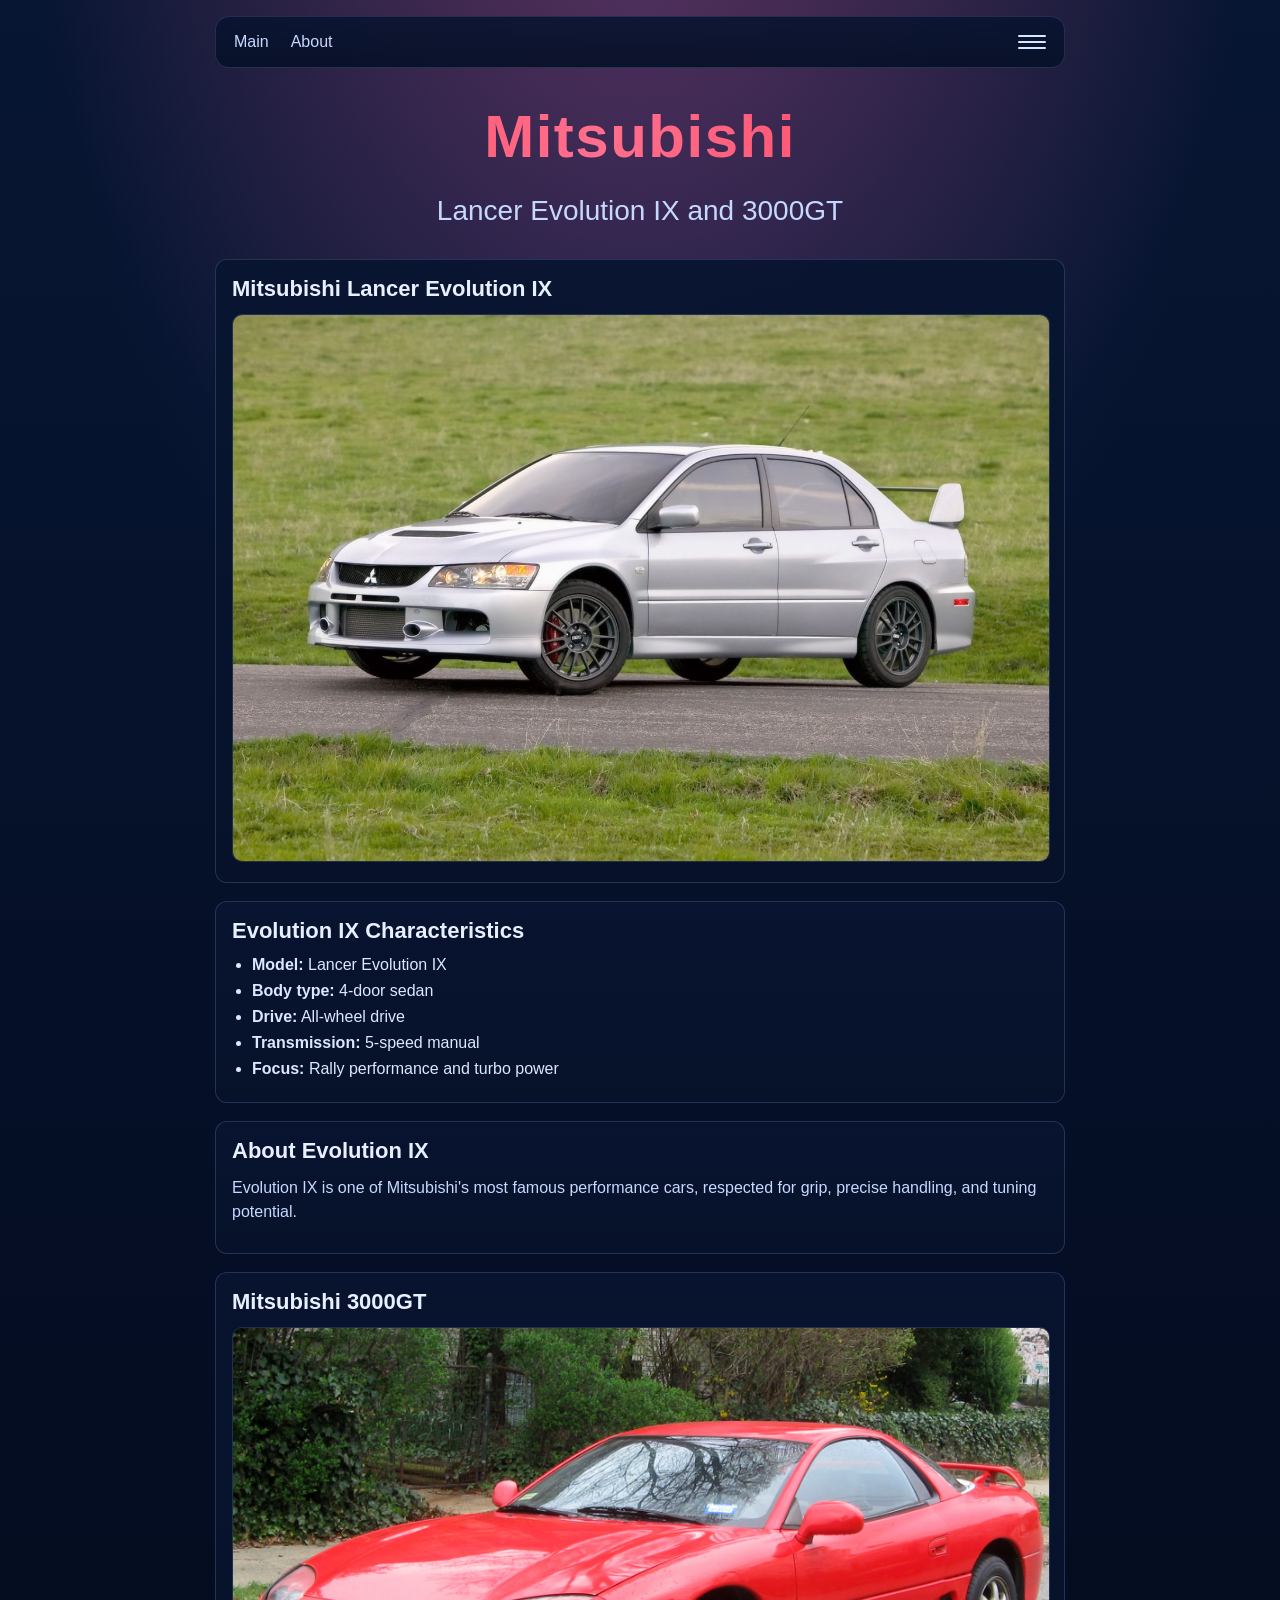
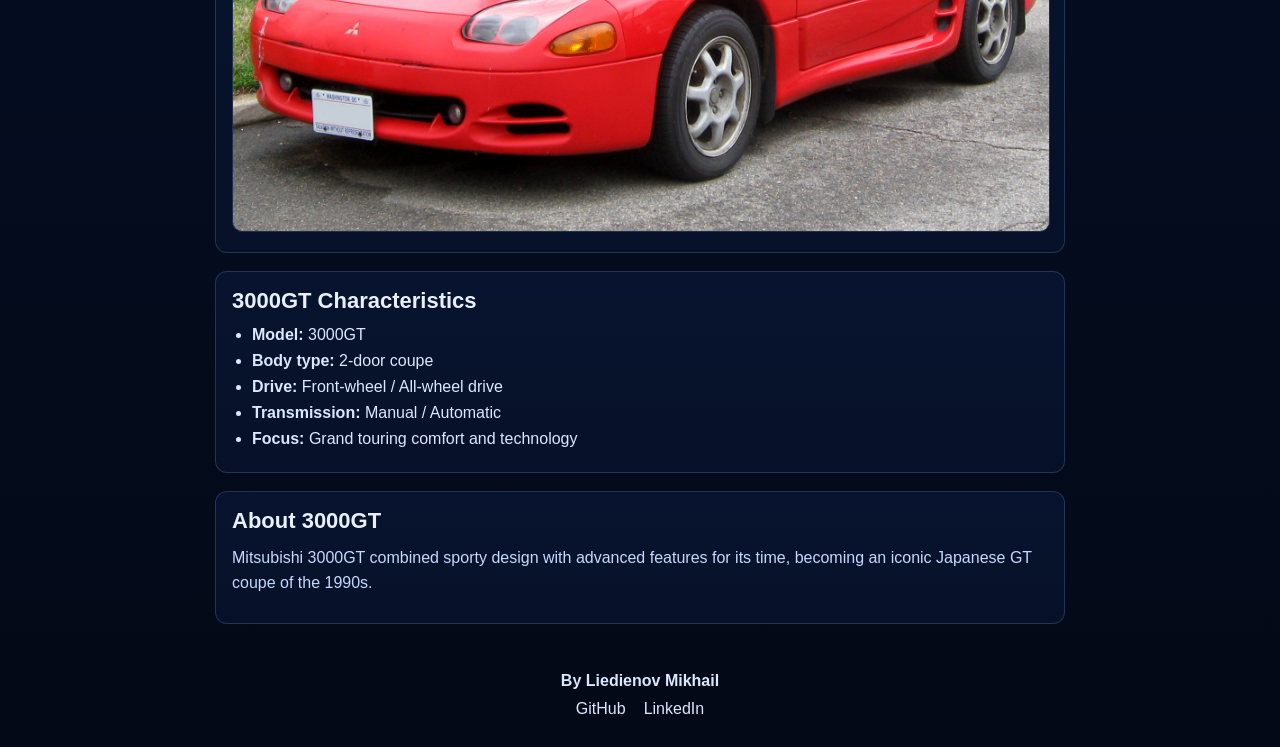
<file: html/cars/mitsubishi.html>
<!DOCTYPE html>
<html lang="en">
<head>
    <meta charset="utf-8">
    <meta name="viewport" content="width=device-width, initial-scale=1">
    <link rel="stylesheet" href="../../css/style.css">
    <title>Mitsubishi - JCPedia</title>
</head>
<body>
<div class="main-container">
<header>
    <nav>
        <ul>
            <li><a href="../../index.html">Main</a></li>
            <li><a href="../about.html">About</a></li>
            <li class="dropdown">
                <button class="dropdown-toggle" type="button" aria-label="Car menu">
                    <span class="menu-line"></span>
                    <span class="menu-line"></span>
                    <span class="menu-line"></span>
                </button>
                <ul class="dropdown-menu">
                    <li><a href="toyota.html">Toyota</a></li>
                    <li><a href="mitsubishi.html">Mitsubishi</a></li>
                    <li><a href="honda.html">Honda</a></li>
                    <li><a href="nissan.html">Nissan</a></li>
                    <li><a href="mazda.html">Mazda</a></li>
                    <li><a href="subaru.html">Subaru</a></li>
                </ul>
            </li>
        </ul>
    </nav>
</header>

<h1 class="page-title">Mitsubishi</h1>
<h2 class="page-subtitle">Lancer Evolution IX and 3000GT</h2>

<main class="car-page">
    <section class="car-hero" aria-labelledby="evo-heading">
        <h3 id="evo-heading">Mitsubishi Lancer Evolution IX</h3>
        <img src="../../assets/evolution9.jpg" alt="Mitsubishi Lancer Evolution IX">
    </section>

    <section class="car-specs" aria-labelledby="evo-specs-heading">
        <h3 id="evo-specs-heading">Evolution IX Characteristics</h3>
        <ul>
            <li><strong>Model:</strong> Lancer Evolution IX</li>
            <li><strong>Body type:</strong> 4-door sedan</li>
            <li><strong>Drive:</strong> All-wheel drive</li>
            <li><strong>Transmission:</strong> 5-speed manual</li>
            <li><strong>Focus:</strong> Rally performance and turbo power</li>
        </ul>
    </section>

    <section class="car-notes" aria-labelledby="evo-notes-heading">
        <h3 id="evo-notes-heading">About Evolution IX</h3>
        <p>
            Evolution IX is one of Mitsubishi's most famous performance cars,
            respected for grip, precise handling, and tuning potential.
        </p>
    </section>

    <section class="car-hero" aria-labelledby="gt-heading">
        <h3 id="gt-heading">Mitsubishi 3000GT</h3>
        <img src="../../assets/3000gt.jpg" alt="Mitsubishi 3000GT">
    </section>

    <section class="car-specs" aria-labelledby="gt-specs-heading">
        <h3 id="gt-specs-heading">3000GT Characteristics</h3>
        <ul>
            <li><strong>Model:</strong> 3000GT</li>
            <li><strong>Body type:</strong> 2-door coupe</li>
            <li><strong>Drive:</strong> Front-wheel / All-wheel drive</li>
            <li><strong>Transmission:</strong> Manual / Automatic</li>
            <li><strong>Focus:</strong> Grand touring comfort and technology</li>
        </ul>
    </section>

    <section class="car-notes" aria-labelledby="gt-notes-heading">
        <h3 id="gt-notes-heading">About 3000GT</h3>
        <p>
            Mitsubishi 3000GT combined sporty design with advanced features for its time,
            becoming an iconic Japanese GT coupe of the 1990s.
        </p>
    </section>
</main>

<footer>
    <p>By Liedienov Mikhail</p>
    <div class="footer-links">
        <a href="https://github.com/IstillFeelNothing" target="_blank" rel="noopener noreferrer">GitHub</a>
        <a href="https://www.linkedin.com/in/mikhail-liedienov-b96662301/" target="_blank" rel="noopener noreferrer">LinkedIn</a>
    </div>
</footer>
</div>
<script src="../../js/app.js"></script>
</body>
</html>
</file>
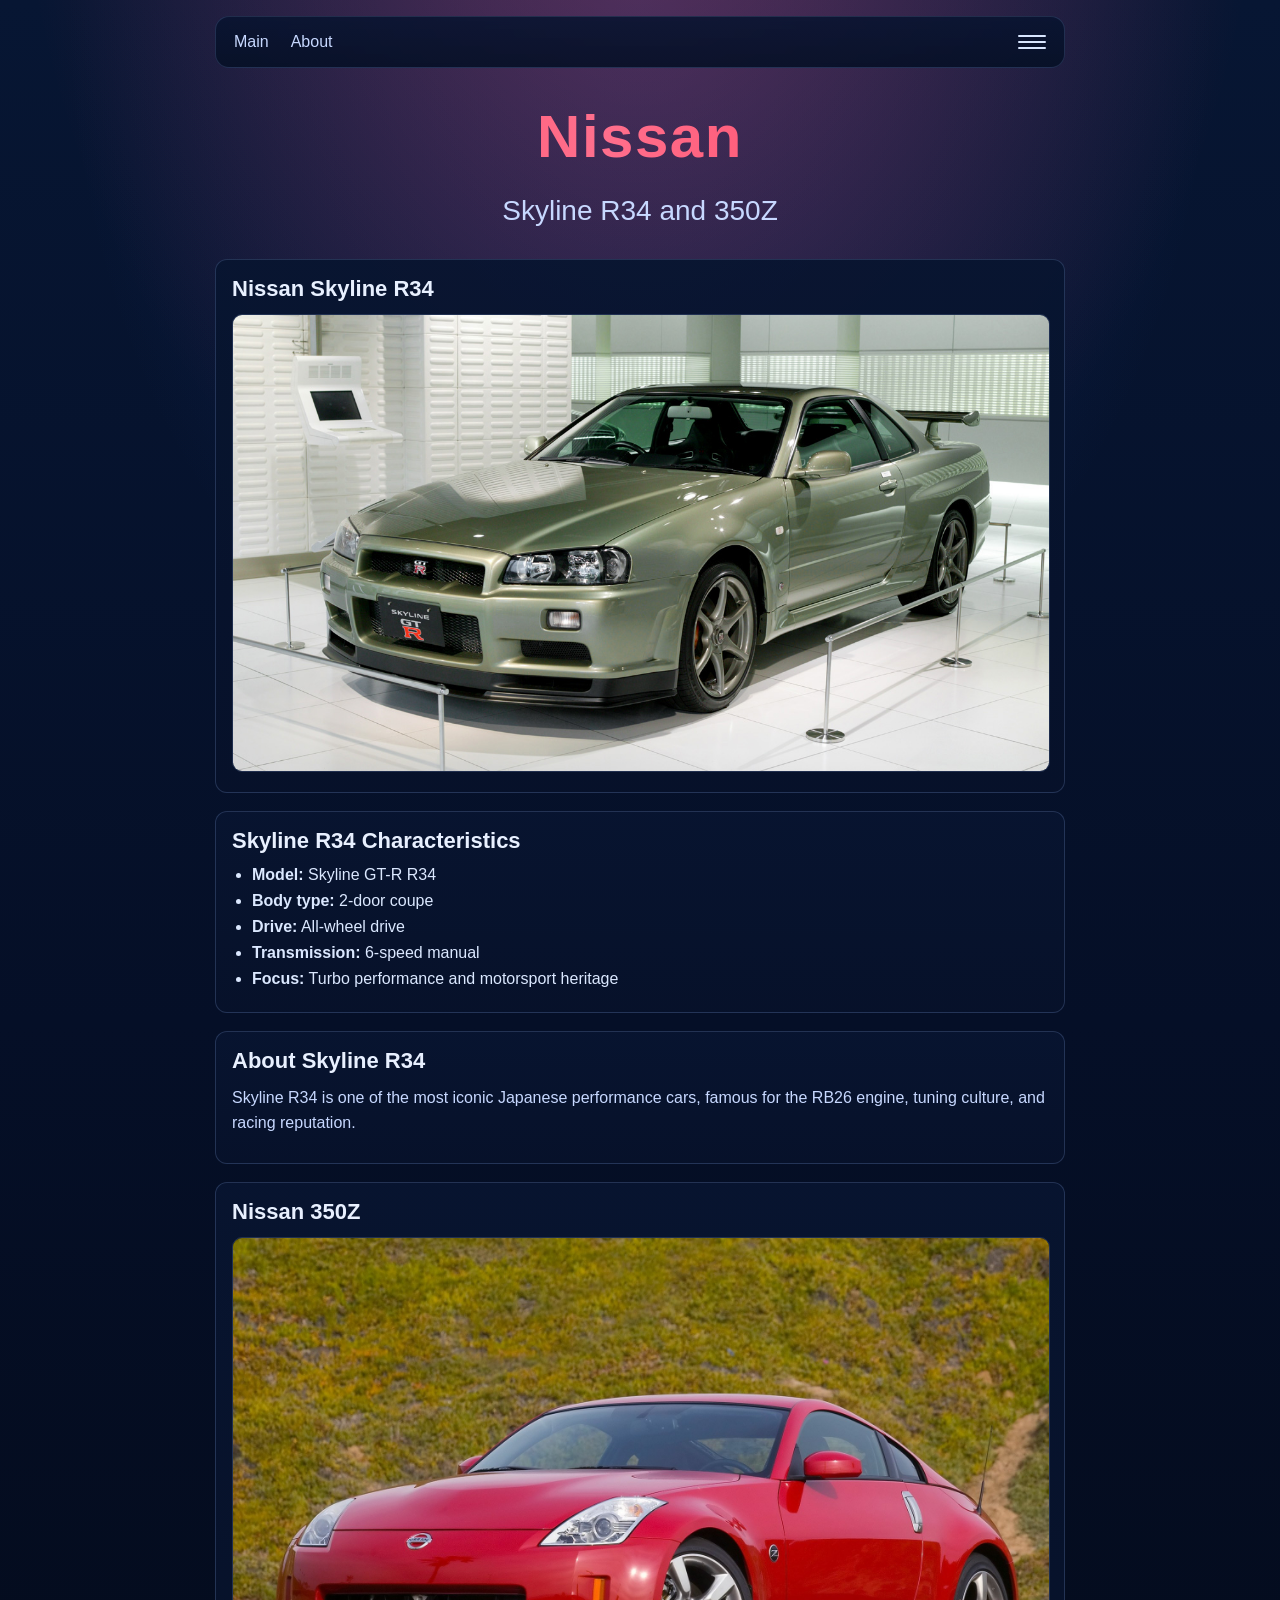
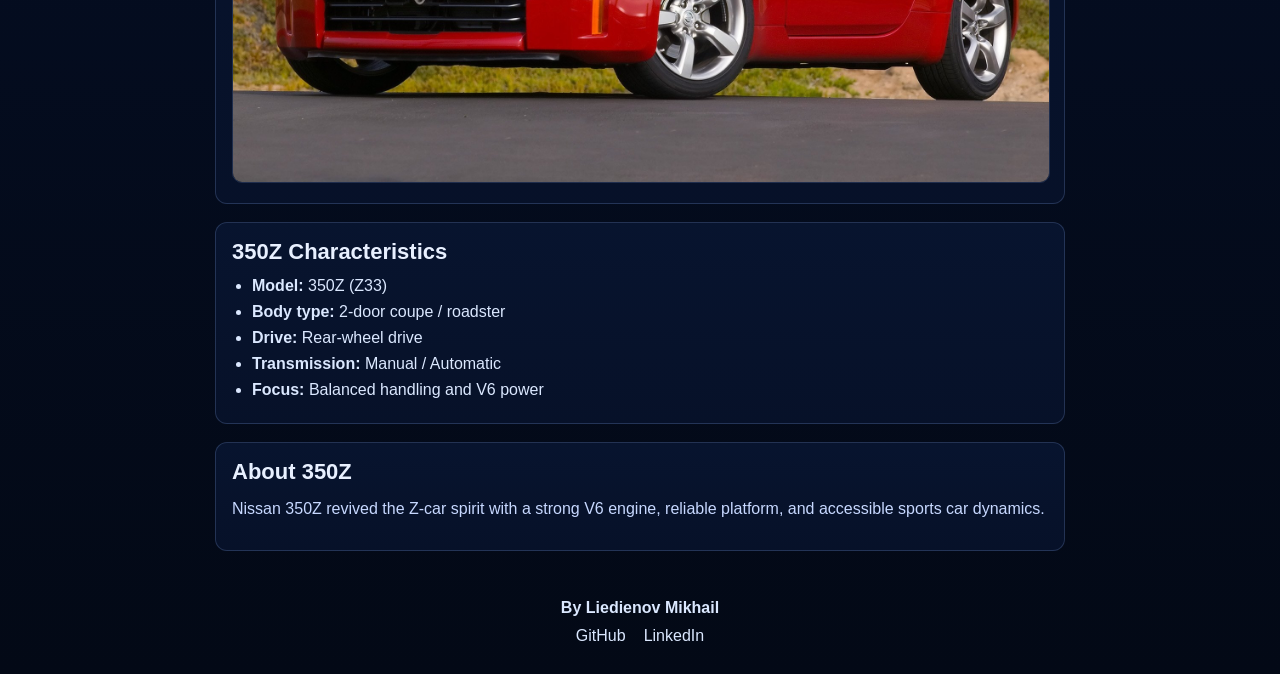
<file: HTML/cars/nissan.html>
<!DOCTYPE html>
<html lang="en">
<head>
    <meta charset="utf-8">
    <meta name="viewport" content="width=device-width, initial-scale=1">
    <link rel="stylesheet" href="../../css/style.css">
    <title>Nissan - JCPedia</title>
</head>
<body>
<div class="main-container">
<header>
    <nav>
        <ul>
            <li><a href="../../index.html">Main</a></li>
            <li><a href="../about.html">About</a></li>
            <li class="dropdown">
                <button class="dropdown-toggle" type="button" aria-label="Car menu">
                    <span class="menu-line"></span>
                    <span class="menu-line"></span>
                    <span class="menu-line"></span>
                </button>
                <ul class="dropdown-menu">
                    <li><a href="toyota.html">Toyota</a></li>
                    <li><a href="mitsubishi.html">Mitsubishi</a></li>
                    <li><a href="honda.html">Honda</a></li>
                    <li><a href="nissan.html">Nissan</a></li>
                    <li><a href="mazda.html">Mazda</a></li>
                    <li><a href="subaru.html">Subaru</a></li>
                </ul>
            </li>
        </ul>
    </nav>
</header>

<h1 class="page-title">Nissan</h1>
<h2 class="page-subtitle">Skyline R34 and 350Z</h2>

<main class="car-page">
    <section class="car-hero" aria-labelledby="r34-heading">
        <h3 id="r34-heading">Nissan Skyline R34</h3>
        <img src="../../assets/r34.jpg" alt="Nissan Skyline R34">
    </section>

    <section class="car-specs" aria-labelledby="r34-specs-heading">
        <h3 id="r34-specs-heading">Skyline R34 Characteristics</h3>
        <ul>
            <li><strong>Model:</strong> Skyline GT-R R34</li>
            <li><strong>Body type:</strong> 2-door coupe</li>
            <li><strong>Drive:</strong> All-wheel drive</li>
            <li><strong>Transmission:</strong> 6-speed manual</li>
            <li><strong>Focus:</strong> Turbo performance and motorsport heritage</li>
        </ul>
    </section>

    <section class="car-notes" aria-labelledby="r34-notes-heading">
        <h3 id="r34-notes-heading">About Skyline R34</h3>
        <p>
            Skyline R34 is one of the most iconic Japanese performance cars,
            famous for the RB26 engine, tuning culture, and racing reputation.
        </p>
    </section>

    <section class="car-hero" aria-labelledby="z350-heading">
        <h3 id="z350-heading">Nissan 350Z</h3>
        <img src="../../assets/z350.jpg" alt="Nissan 350Z">
    </section>

    <section class="car-specs" aria-labelledby="z350-specs-heading">
        <h3 id="z350-specs-heading">350Z Characteristics</h3>
        <ul>
            <li><strong>Model:</strong> 350Z (Z33)</li>
            <li><strong>Body type:</strong> 2-door coupe / roadster</li>
            <li><strong>Drive:</strong> Rear-wheel drive</li>
            <li><strong>Transmission:</strong> Manual / Automatic</li>
            <li><strong>Focus:</strong> Balanced handling and V6 power</li>
        </ul>
    </section>

    <section class="car-notes" aria-labelledby="z350-notes-heading">
        <h3 id="z350-notes-heading">About 350Z</h3>
        <p>
            Nissan 350Z revived the Z-car spirit with a strong V6 engine,
            reliable platform, and accessible sports car dynamics.
        </p>
    </section>
</main>

<footer>
    <p>By Liedienov Mikhail</p>
    <div class="footer-links">
        <a href="https://github.com/IstillFeelNothing" target="_blank" rel="noopener noreferrer">GitHub</a>
        <a href="https://www.linkedin.com/in/mikhail-liedienov-b96662301/" target="_blank" rel="noopener noreferrer">LinkedIn</a>
    </div>
</footer>
</div>
</body>
</html>
</file>
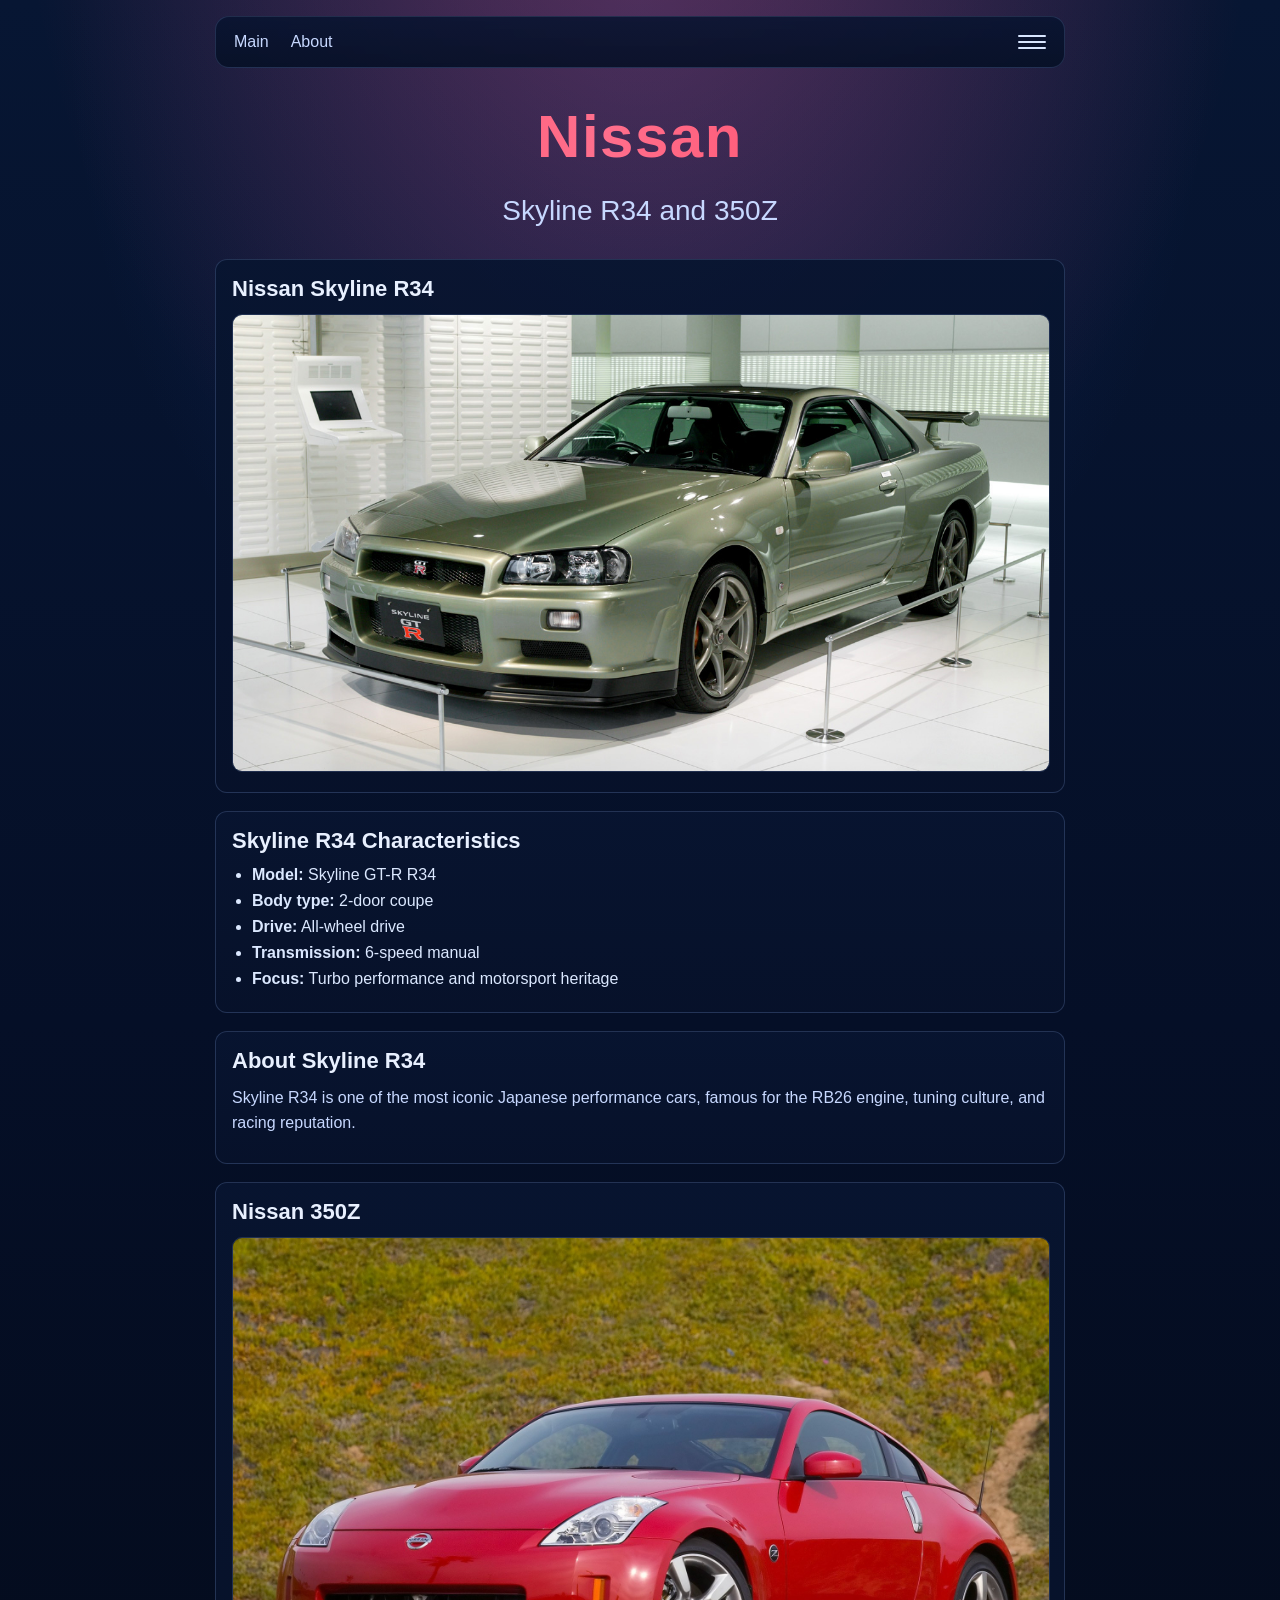
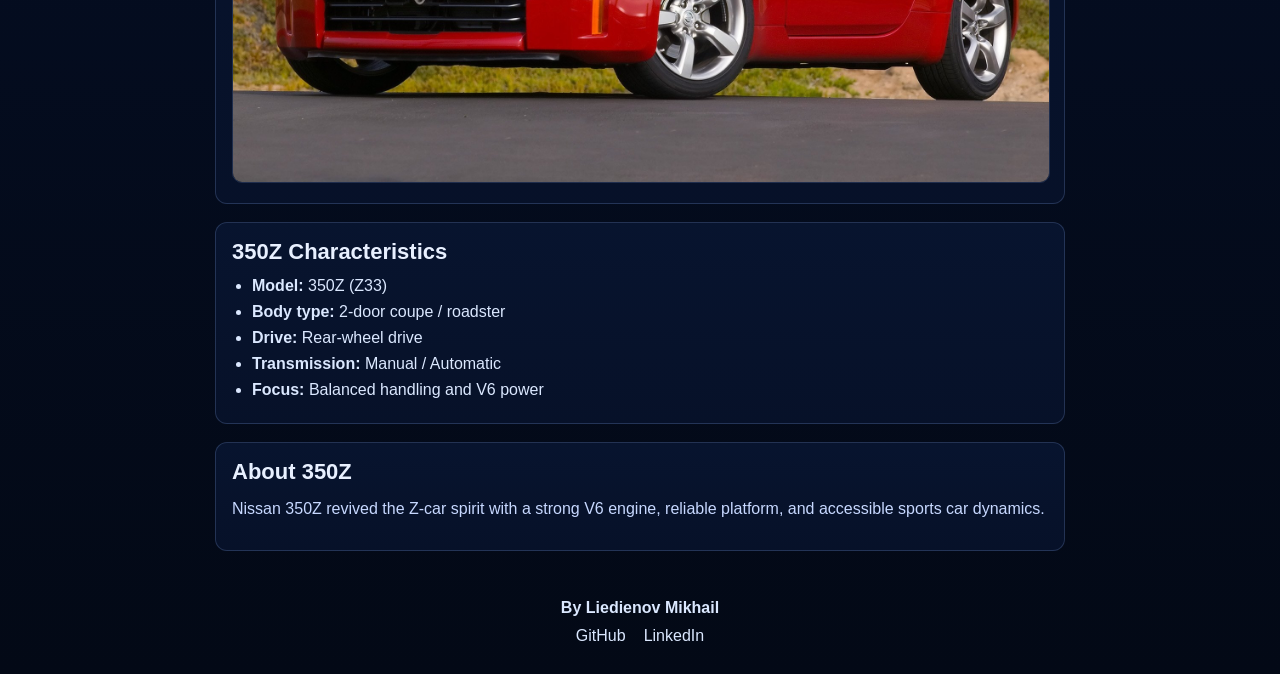
<file: html/cars/nissan.html>
<!DOCTYPE html>
<html lang="en">
<head>
    <meta charset="utf-8">
    <meta name="viewport" content="width=device-width, initial-scale=1">
    <link rel="stylesheet" href="../../css/style.css">
    <title>Nissan - JCPedia</title>
</head>
<body>
<div class="main-container">
<header>
    <nav>
        <ul>
            <li><a href="../../index.html">Main</a></li>
            <li><a href="../about.html">About</a></li>
            <li class="dropdown">
                <button class="dropdown-toggle" type="button" aria-label="Car menu">
                    <span class="menu-line"></span>
                    <span class="menu-line"></span>
                    <span class="menu-line"></span>
                </button>
                <ul class="dropdown-menu">
                    <li><a href="toyota.html">Toyota</a></li>
                    <li><a href="mitsubishi.html">Mitsubishi</a></li>
                    <li><a href="honda.html">Honda</a></li>
                    <li><a href="nissan.html">Nissan</a></li>
                    <li><a href="mazda.html">Mazda</a></li>
                    <li><a href="subaru.html">Subaru</a></li>
                </ul>
            </li>
        </ul>
    </nav>
</header>

<h1 class="page-title">Nissan</h1>
<h2 class="page-subtitle">Skyline R34 and 350Z</h2>

<main class="car-page">
    <section class="car-hero" aria-labelledby="r34-heading">
        <h3 id="r34-heading">Nissan Skyline R34</h3>
        <img src="../../assets/r34.jpg" alt="Nissan Skyline R34">
    </section>

    <section class="car-specs" aria-labelledby="r34-specs-heading">
        <h3 id="r34-specs-heading">Skyline R34 Characteristics</h3>
        <ul>
            <li><strong>Model:</strong> Skyline GT-R R34</li>
            <li><strong>Body type:</strong> 2-door coupe</li>
            <li><strong>Drive:</strong> All-wheel drive</li>
            <li><strong>Transmission:</strong> 6-speed manual</li>
            <li><strong>Focus:</strong> Turbo performance and motorsport heritage</li>
        </ul>
    </section>

    <section class="car-notes" aria-labelledby="r34-notes-heading">
        <h3 id="r34-notes-heading">About Skyline R34</h3>
        <p>
            Skyline R34 is one of the most iconic Japanese performance cars,
            famous for the RB26 engine, tuning culture, and racing reputation.
        </p>
    </section>

    <section class="car-hero" aria-labelledby="z350-heading">
        <h3 id="z350-heading">Nissan 350Z</h3>
        <img src="../../assets/z350.jpg" alt="Nissan 350Z">
    </section>

    <section class="car-specs" aria-labelledby="z350-specs-heading">
        <h3 id="z350-specs-heading">350Z Characteristics</h3>
        <ul>
            <li><strong>Model:</strong> 350Z (Z33)</li>
            <li><strong>Body type:</strong> 2-door coupe / roadster</li>
            <li><strong>Drive:</strong> Rear-wheel drive</li>
            <li><strong>Transmission:</strong> Manual / Automatic</li>
            <li><strong>Focus:</strong> Balanced handling and V6 power</li>
        </ul>
    </section>

    <section class="car-notes" aria-labelledby="z350-notes-heading">
        <h3 id="z350-notes-heading">About 350Z</h3>
        <p>
            Nissan 350Z revived the Z-car spirit with a strong V6 engine,
            reliable platform, and accessible sports car dynamics.
        </p>
    </section>
</main>

<footer>
    <p>By Liedienov Mikhail</p>
    <div class="footer-links">
        <a href="https://github.com/IstillFeelNothing" target="_blank" rel="noopener noreferrer">GitHub</a>
        <a href="https://www.linkedin.com/in/mikhail-liedienov-b96662301/" target="_blank" rel="noopener noreferrer">LinkedIn</a>
    </div>
</footer>
</div>
<script src="../../js/app.js"></script>
</body>
</html>
</file>
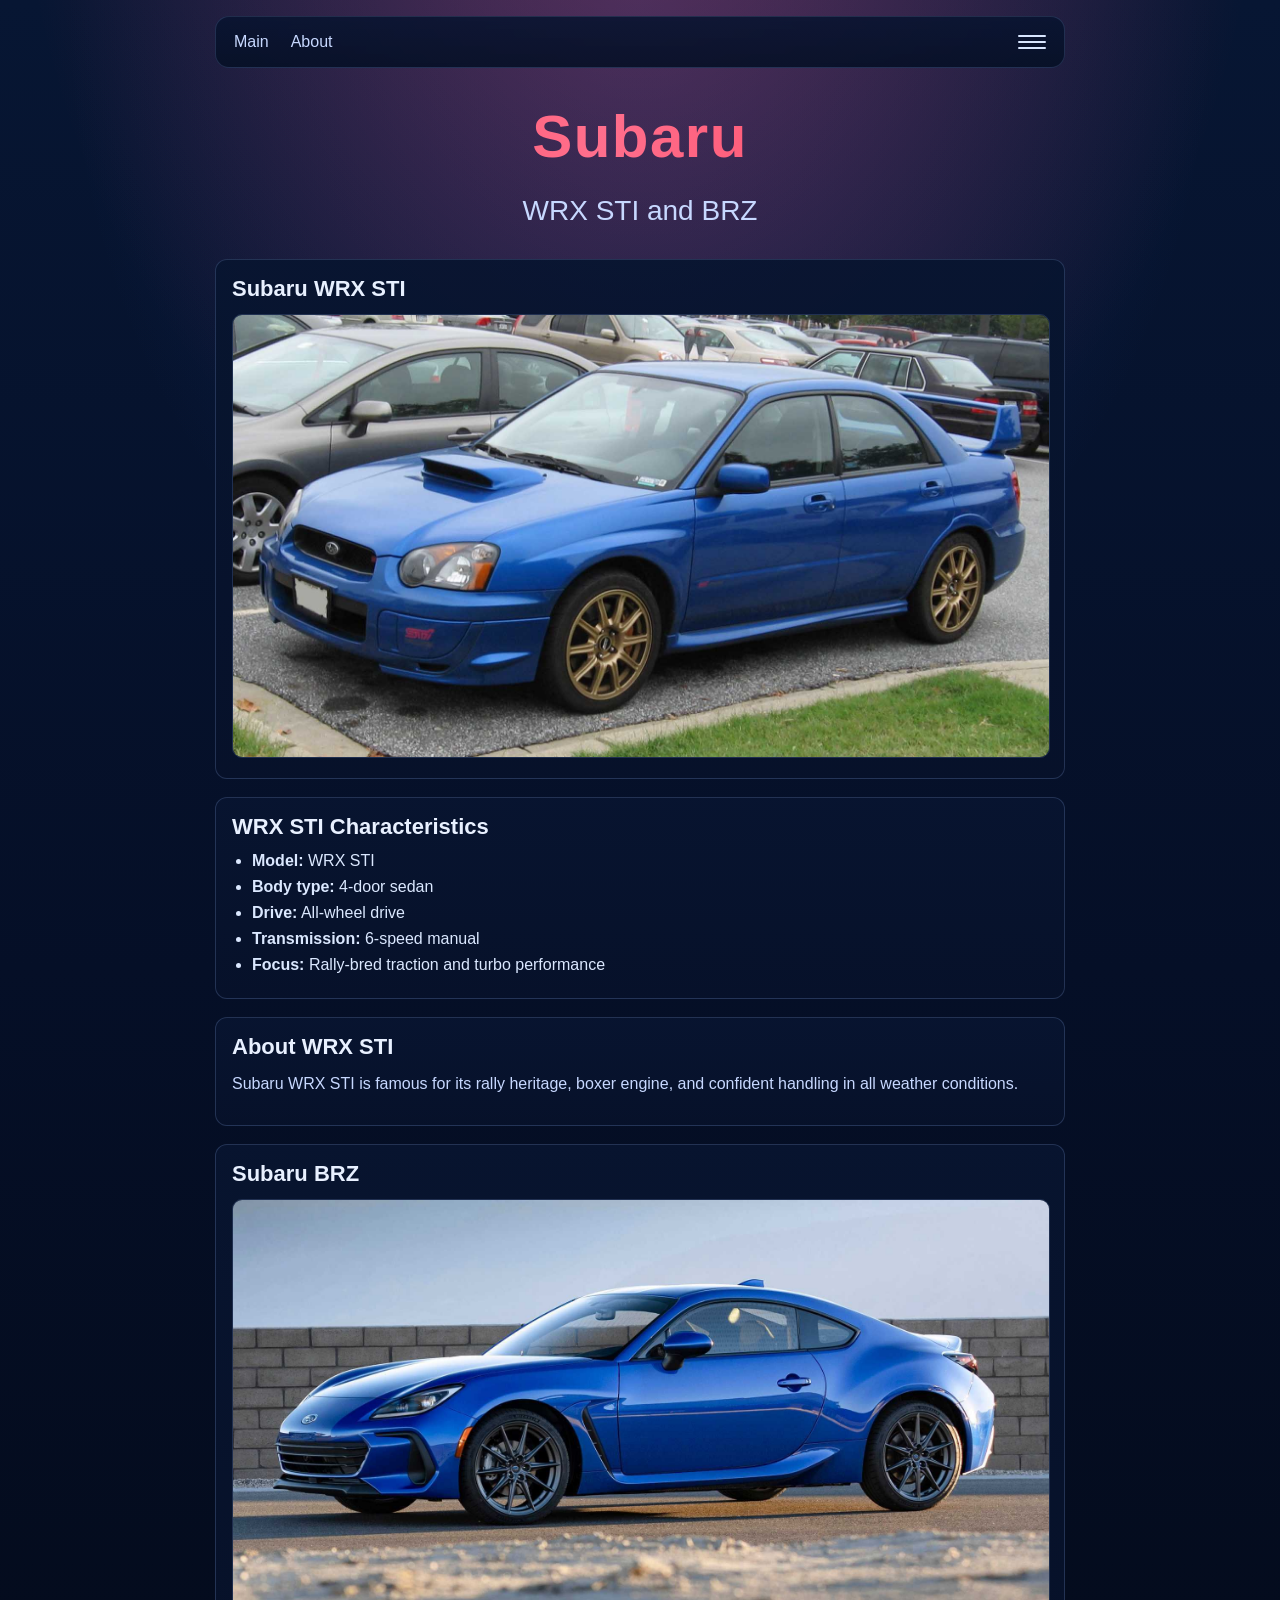
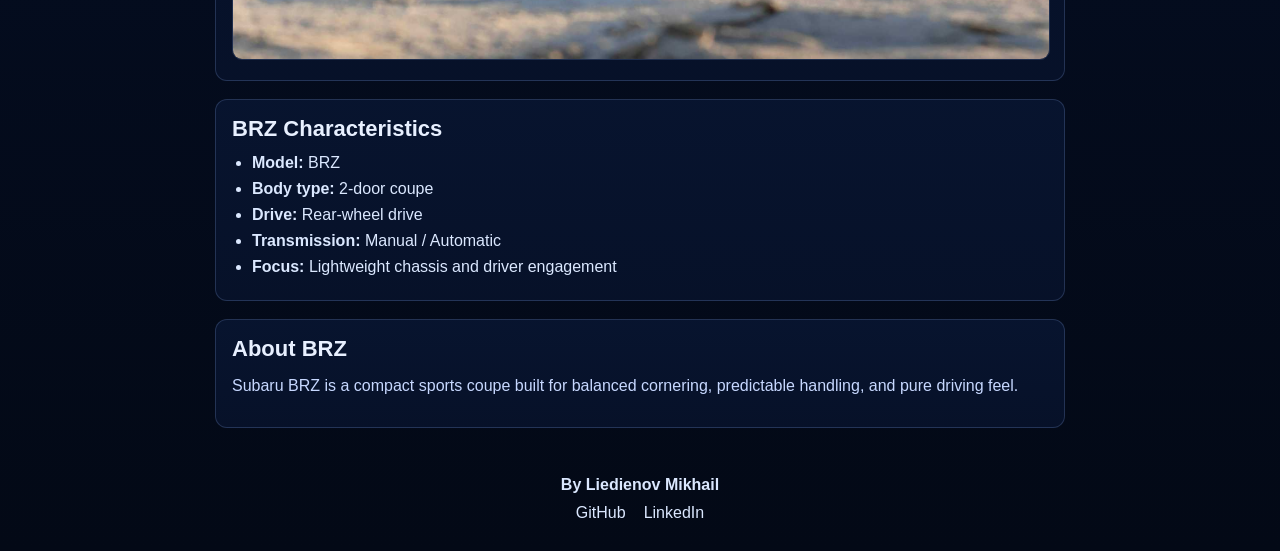
<file: HTML/cars/subaru.html>
<!DOCTYPE html>
<html lang="en">
<head>
    <meta charset="utf-8">
    <meta name="viewport" content="width=device-width, initial-scale=1">
    <link rel="stylesheet" href="../../css/style.css">
    <title>Subaru - JCPedia</title>
</head>
<body>
<div class="main-container">
<header>
    <nav>
        <ul>
            <li><a href="../../index.html">Main</a></li>
            <li><a href="../about.html">About</a></li>
            <li class="dropdown">
                <button class="dropdown-toggle" type="button" aria-label="Car menu">
                    <span class="menu-line"></span>
                    <span class="menu-line"></span>
                    <span class="menu-line"></span>
                </button>
                <ul class="dropdown-menu">
                    <li><a href="toyota.html">Toyota</a></li>
                    <li><a href="mitsubishi.html">Mitsubishi</a></li>
                    <li><a href="honda.html">Honda</a></li>
                    <li><a href="nissan.html">Nissan</a></li>
                    <li><a href="mazda.html">Mazda</a></li>
                    <li><a href="subaru.html">Subaru</a></li>
                </ul>
            </li>
        </ul>
    </nav>
</header>

<h1 class="page-title">Subaru</h1>
<h2 class="page-subtitle">WRX STI and BRZ</h2>

<main class="car-page">
    <section class="car-hero" aria-labelledby="wrx-heading">
        <h3 id="wrx-heading">Subaru WRX STI</h3>
        <img src="../../assets/wrxsti.jpg" alt="Subaru WRX STI">
    </section>

    <section class="car-specs" aria-labelledby="wrx-specs-heading">
        <h3 id="wrx-specs-heading">WRX STI Characteristics</h3>
        <ul>
            <li><strong>Model:</strong> WRX STI</li>
            <li><strong>Body type:</strong> 4-door sedan</li>
            <li><strong>Drive:</strong> All-wheel drive</li>
            <li><strong>Transmission:</strong> 6-speed manual</li>
            <li><strong>Focus:</strong> Rally-bred traction and turbo performance</li>
        </ul>
    </section>

    <section class="car-notes" aria-labelledby="wrx-notes-heading">
        <h3 id="wrx-notes-heading">About WRX STI</h3>
        <p>
            Subaru WRX STI is famous for its rally heritage, boxer engine,
            and confident handling in all weather conditions.
        </p>
    </section>

    <section class="car-hero" aria-labelledby="brz-heading">
        <h3 id="brz-heading">Subaru BRZ</h3>
        <img src="../../assets/brz.jpg" alt="Subaru BRZ">
    </section>

    <section class="car-specs" aria-labelledby="brz-specs-heading">
        <h3 id="brz-specs-heading">BRZ Characteristics</h3>
        <ul>
            <li><strong>Model:</strong> BRZ</li>
            <li><strong>Body type:</strong> 2-door coupe</li>
            <li><strong>Drive:</strong> Rear-wheel drive</li>
            <li><strong>Transmission:</strong> Manual / Automatic</li>
            <li><strong>Focus:</strong> Lightweight chassis and driver engagement</li>
        </ul>
    </section>

    <section class="car-notes" aria-labelledby="brz-notes-heading">
        <h3 id="brz-notes-heading">About BRZ</h3>
        <p>
            Subaru BRZ is a compact sports coupe built for balanced cornering,
            predictable handling, and pure driving feel.
        </p>
    </section>
</main>

<footer>
    <p>By Liedienov Mikhail</p>
    <div class="footer-links">
        <a href="https://github.com/IstillFeelNothing" target="_blank" rel="noopener noreferrer">GitHub</a>
        <a href="https://www.linkedin.com/in/mikhail-liedienov-b96662301/" target="_blank" rel="noopener noreferrer">LinkedIn</a>
    </div>
</footer>
</div>
</body>
</html>
</file>
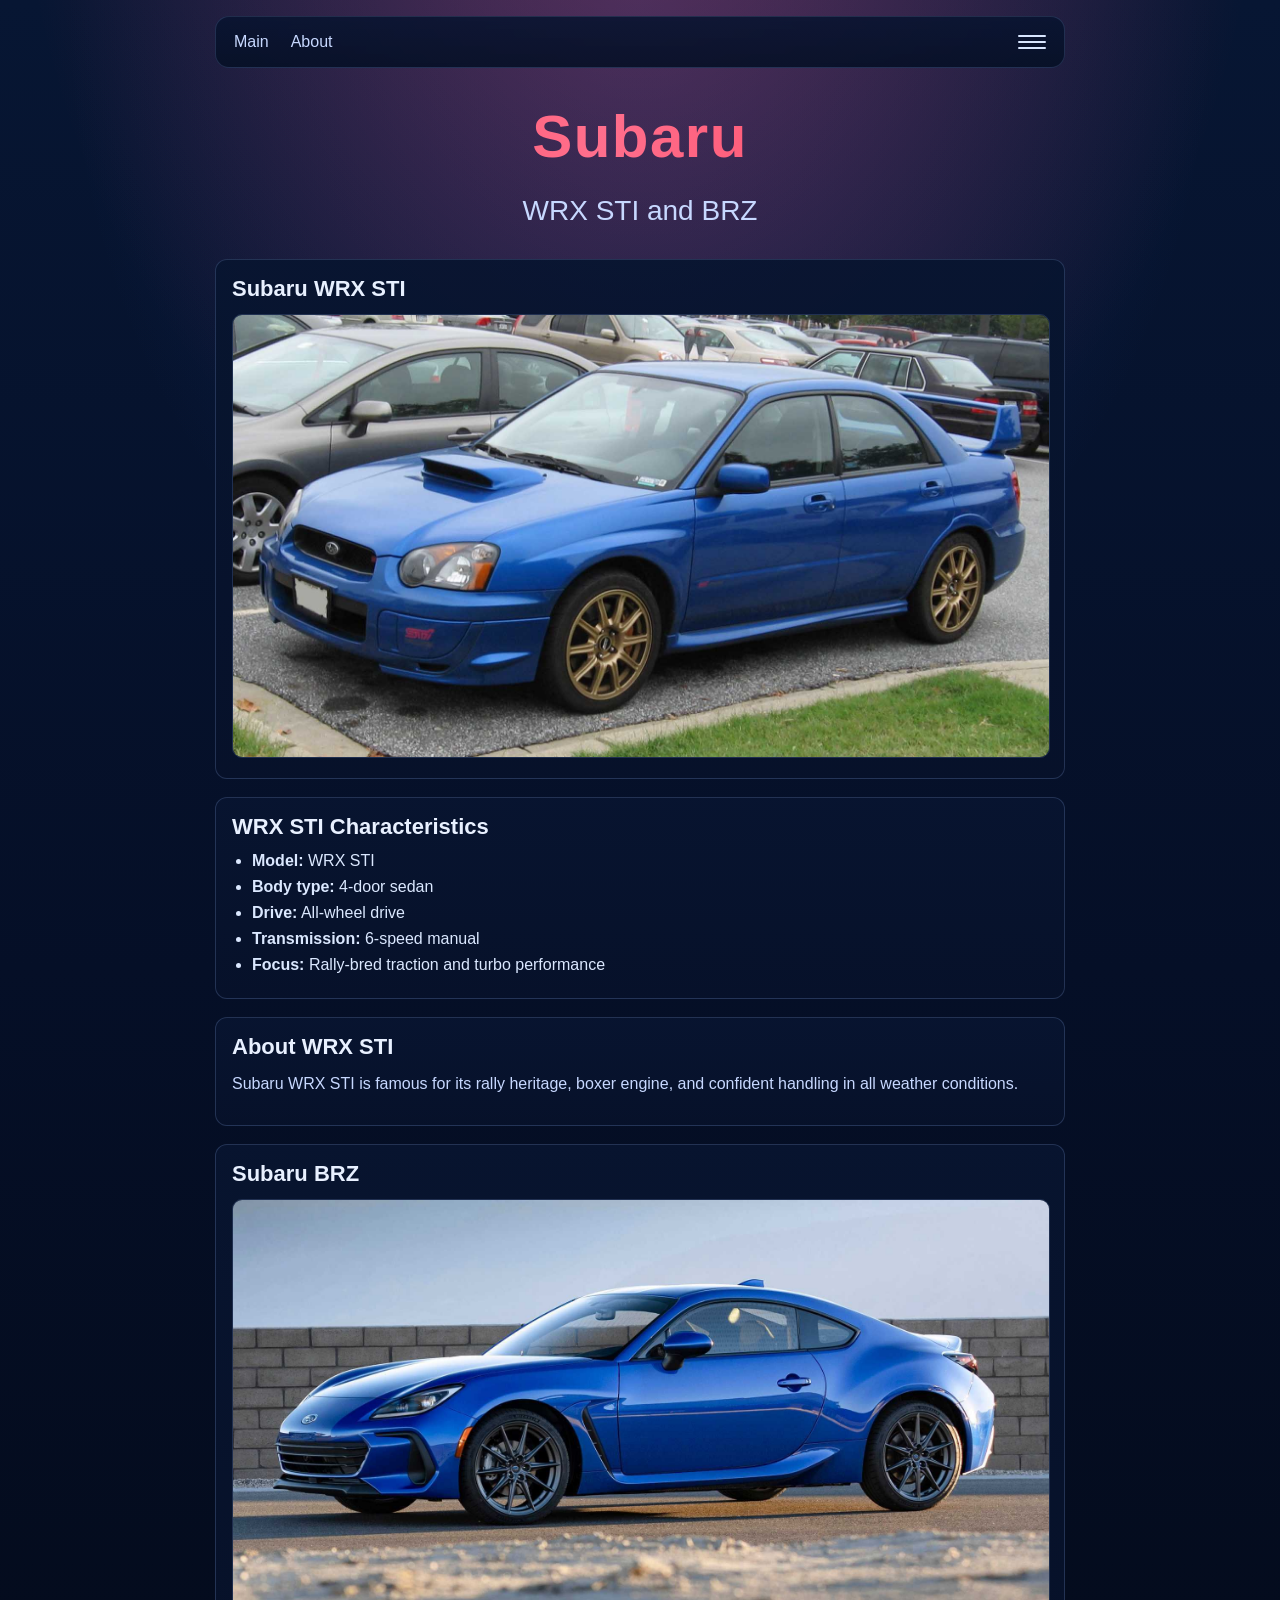
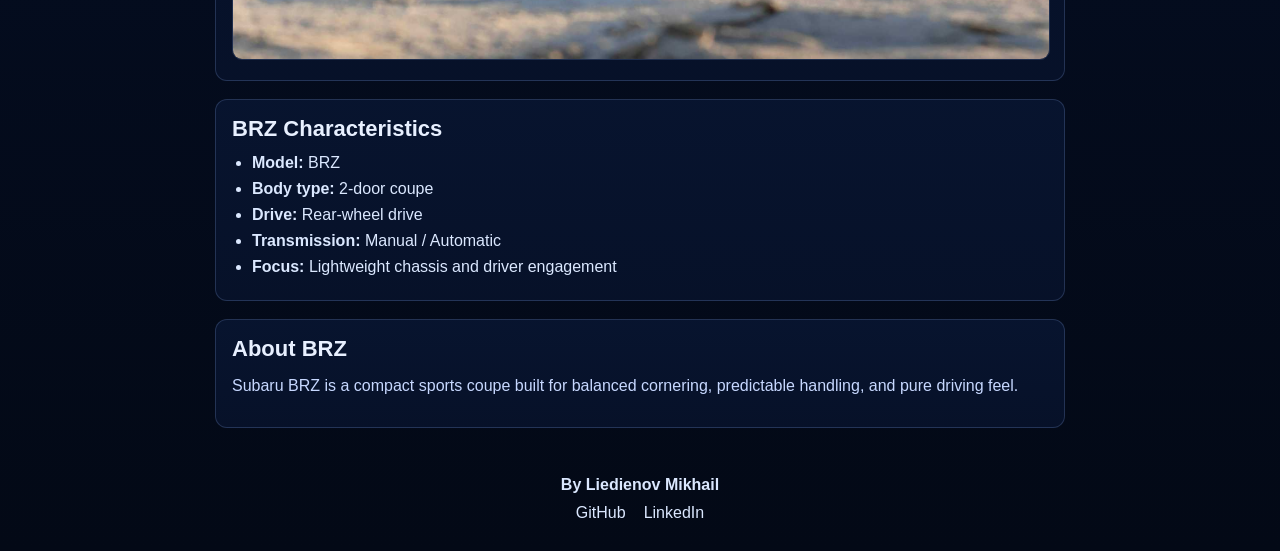
<file: html/cars/subaru.html>
<!DOCTYPE html>
<html lang="en">
<head>
    <meta charset="utf-8">
    <meta name="viewport" content="width=device-width, initial-scale=1">
    <link rel="stylesheet" href="../../css/style.css">
    <title>Subaru - JCPedia</title>
</head>
<body>
<div class="main-container">
<header>
    <nav>
        <ul>
            <li><a href="../../index.html">Main</a></li>
            <li><a href="../about.html">About</a></li>
            <li class="dropdown">
                <button class="dropdown-toggle" type="button" aria-label="Car menu">
                    <span class="menu-line"></span>
                    <span class="menu-line"></span>
                    <span class="menu-line"></span>
                </button>
                <ul class="dropdown-menu">
                    <li><a href="toyota.html">Toyota</a></li>
                    <li><a href="mitsubishi.html">Mitsubishi</a></li>
                    <li><a href="honda.html">Honda</a></li>
                    <li><a href="nissan.html">Nissan</a></li>
                    <li><a href="mazda.html">Mazda</a></li>
                    <li><a href="subaru.html">Subaru</a></li>
                </ul>
            </li>
        </ul>
    </nav>
</header>

<h1 class="page-title">Subaru</h1>
<h2 class="page-subtitle">WRX STI and BRZ</h2>

<main class="car-page">
    <section class="car-hero" aria-labelledby="wrx-heading">
        <h3 id="wrx-heading">Subaru WRX STI</h3>
        <img src="../../assets/wrxsti.jpg" alt="Subaru WRX STI">
    </section>

    <section class="car-specs" aria-labelledby="wrx-specs-heading">
        <h3 id="wrx-specs-heading">WRX STI Characteristics</h3>
        <ul>
            <li><strong>Model:</strong> WRX STI</li>
            <li><strong>Body type:</strong> 4-door sedan</li>
            <li><strong>Drive:</strong> All-wheel drive</li>
            <li><strong>Transmission:</strong> 6-speed manual</li>
            <li><strong>Focus:</strong> Rally-bred traction and turbo performance</li>
        </ul>
    </section>

    <section class="car-notes" aria-labelledby="wrx-notes-heading">
        <h3 id="wrx-notes-heading">About WRX STI</h3>
        <p>
            Subaru WRX STI is famous for its rally heritage, boxer engine,
            and confident handling in all weather conditions.
        </p>
    </section>

    <section class="car-hero" aria-labelledby="brz-heading">
        <h3 id="brz-heading">Subaru BRZ</h3>
        <img src="../../assets/brz.jpg" alt="Subaru BRZ">
    </section>

    <section class="car-specs" aria-labelledby="brz-specs-heading">
        <h3 id="brz-specs-heading">BRZ Characteristics</h3>
        <ul>
            <li><strong>Model:</strong> BRZ</li>
            <li><strong>Body type:</strong> 2-door coupe</li>
            <li><strong>Drive:</strong> Rear-wheel drive</li>
            <li><strong>Transmission:</strong> Manual / Automatic</li>
            <li><strong>Focus:</strong> Lightweight chassis and driver engagement</li>
        </ul>
    </section>

    <section class="car-notes" aria-labelledby="brz-notes-heading">
        <h3 id="brz-notes-heading">About BRZ</h3>
        <p>
            Subaru BRZ is a compact sports coupe built for balanced cornering,
            predictable handling, and pure driving feel.
        </p>
    </section>
</main>

<footer>
    <p>By Liedienov Mikhail</p>
    <div class="footer-links">
        <a href="https://github.com/IstillFeelNothing" target="_blank" rel="noopener noreferrer">GitHub</a>
        <a href="https://www.linkedin.com/in/mikhail-liedienov-b96662301/" target="_blank" rel="noopener noreferrer">LinkedIn</a>
    </div>
</footer>
</div>
<script src="../../js/app.js"></script>
</body>
</html>
</file>
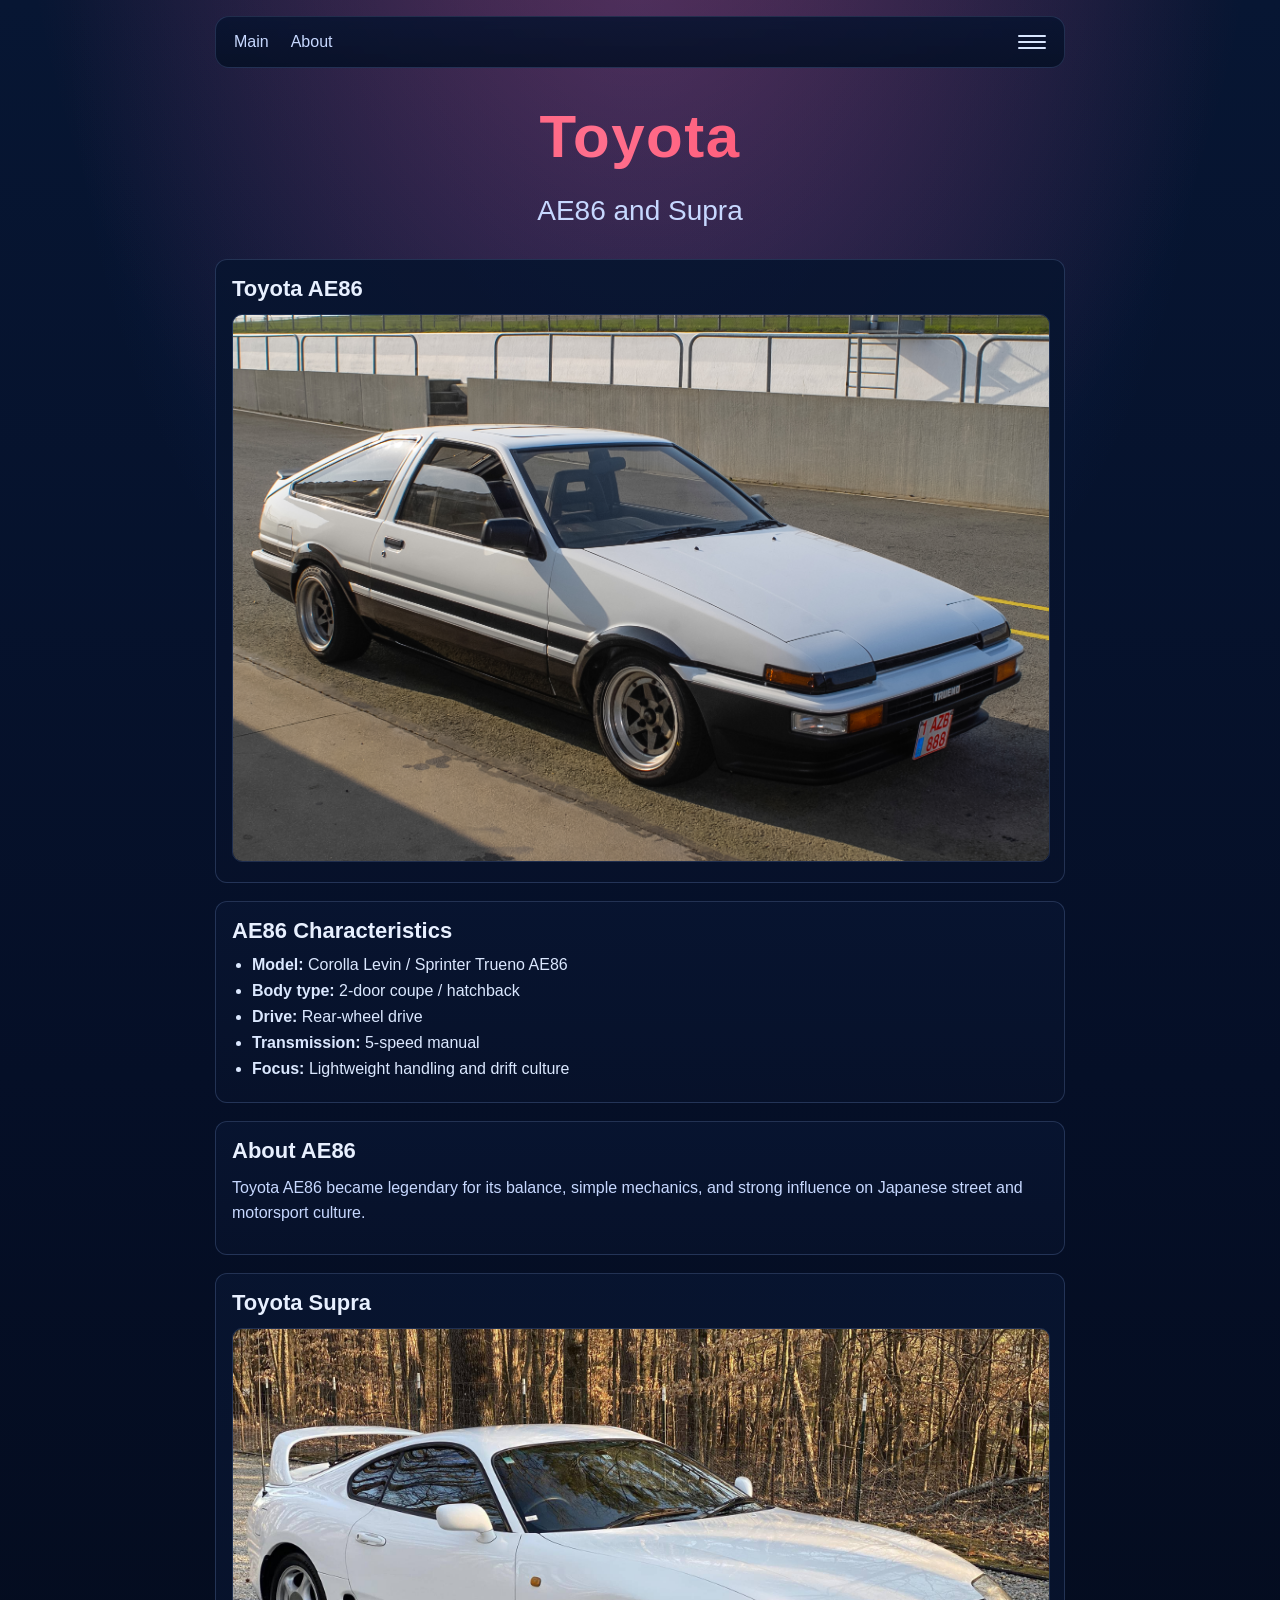
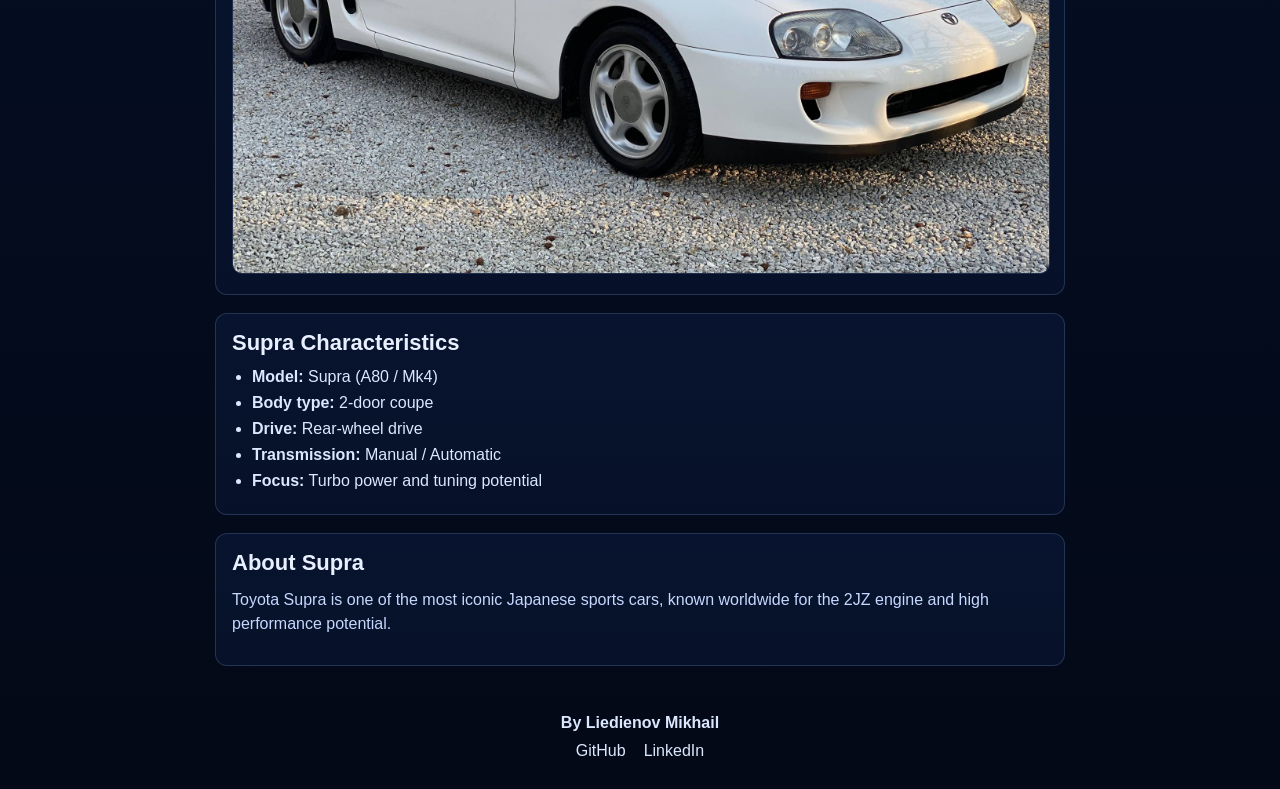
<file: HTML/cars/toyota.html>
<!DOCTYPE html>
<html lang="en">
<head>
    <meta charset="utf-8">
    <meta name="viewport" content="width=device-width, initial-scale=1">
    <link rel="stylesheet" href="../../css/style.css">
    <title>Toyota - JCPedia</title>
</head>
<body>
<div class="main-container">
<header>
    <nav>
        <ul>
            <li><a href="../../index.html">Main</a></li>
            <li><a href="../about.html">About</a></li>
            <li class="dropdown">
                <button class="dropdown-toggle" type="button" aria-label="Car menu">
                    <span class="menu-line"></span>
                    <span class="menu-line"></span>
                    <span class="menu-line"></span>
                </button>
                <ul class="dropdown-menu">
                    <li><a href="toyota.html">Toyota</a></li>
                    <li><a href="mitsubishi.html">Mitsubishi</a></li>
                    <li><a href="honda.html">Honda</a></li>
                    <li><a href="nissan.html">Nissan</a></li>
                    <li><a href="mazda.html">Mazda</a></li>
                    <li><a href="subaru.html">Subaru</a></li>
                </ul>
            </li>
        </ul>
    </nav>
</header>

<h1 class="page-title">Toyota</h1>
<h2 class="page-subtitle">AE86 and Supra</h2>

<main class="car-page">
    <section class="car-hero" aria-labelledby="ae86-heading">
        <h3 id="ae86-heading">Toyota AE86</h3>
        <img src="../../assets/ae86.jpg" alt="Toyota AE86">
    </section>

    <section class="car-specs" aria-labelledby="ae86-specs-heading">
        <h3 id="ae86-specs-heading">AE86 Characteristics</h3>
        <ul>
            <li><strong>Model:</strong> Corolla Levin / Sprinter Trueno AE86</li>
            <li><strong>Body type:</strong> 2-door coupe / hatchback</li>
            <li><strong>Drive:</strong> Rear-wheel drive</li>
            <li><strong>Transmission:</strong> 5-speed manual</li>
            <li><strong>Focus:</strong> Lightweight handling and drift culture</li>
        </ul>
    </section>

    <section class="car-notes" aria-labelledby="ae86-notes-heading">
        <h3 id="ae86-notes-heading">About AE86</h3>
        <p>
            Toyota AE86 became legendary for its balance, simple mechanics,
            and strong influence on Japanese street and motorsport culture.
        </p>
    </section>

    <section class="car-hero" aria-labelledby="supra-heading">
        <h3 id="supra-heading">Toyota Supra</h3>
        <img src="../../assets/supra.jpg" alt="Toyota Supra">
    </section>

    <section class="car-specs" aria-labelledby="supra-specs-heading">
        <h3 id="supra-specs-heading">Supra Characteristics</h3>
        <ul>
            <li><strong>Model:</strong> Supra (A80 / Mk4)</li>
            <li><strong>Body type:</strong> 2-door coupe</li>
            <li><strong>Drive:</strong> Rear-wheel drive</li>
            <li><strong>Transmission:</strong> Manual / Automatic</li>
            <li><strong>Focus:</strong> Turbo power and tuning potential</li>
        </ul>
    </section>

    <section class="car-notes" aria-labelledby="supra-notes-heading">
        <h3 id="supra-notes-heading">About Supra</h3>
        <p>
            Toyota Supra is one of the most iconic Japanese sports cars,
            known worldwide for the 2JZ engine and high performance potential.
        </p>
    </section>
</main>

<footer>
    <p>By Liedienov Mikhail</p>
    <div class="footer-links">
        <a href="https://github.com/IstillFeelNothing" target="_blank" rel="noopener noreferrer">GitHub</a>
        <a href="https://www.linkedin.com/in/mikhail-liedienov-b96662301/" target="_blank" rel="noopener noreferrer">LinkedIn</a>
    </div>
</footer>
</div>
</body>
</html>
</file>
<file: css/style.css>
﻿body {
    margin: 0;
    padding: 0;
    font-family: "Poppins", "Segoe UI", sans-serif;
    color: #dbe8ff;
    background:
        radial-gradient(70% 55% at 50% -10%, rgba(255, 61, 86, 0.34), transparent 70%),
        radial-gradient(60% 45% at 50% 0%, rgba(55, 113, 242, 0.22), transparent 75%),
        linear-gradient(180deg, #071633 0%, #050f27 45%, #030916 100%);
}

.main-container {
    max-width: 850px;
    margin: 0 auto;
    min-height: 100vh;
    display: flex;
    flex-direction: column;
    padding: 0 18px;
}

#content-zone {
    flex: 1;
}

header {
    position: relative;
    z-index: 100;
    display: flex;
    align-items: center;
    justify-content: flex-start;
    margin-top: 16px;
    padding: 14px 18px;
    border: 1px solid rgba(130, 160, 220, 0.2);
    border-radius: 14px;
    background: linear-gradient(180deg, rgba(8, 20, 48, 0.88), rgba(6, 16, 38, 0.9));
    backdrop-filter: blur(4px);
}

header nav {
    width: 100%;
}

header nav ul {
    display: flex;
    flex-direction: row;
    align-items: center;
    list-style-type: none;
    margin: 0;
    padding: 0;
    gap: 22px;
    width: 100%;
}

header ul li:nth-child(3) {
    margin-left: auto;
}

header nav a {
    color: #c7d8ff;
    text-decoration: none;
    font-weight: 500;
    transition: color 0.2s ease;
}

header nav a:hover {
    color: #ffffff;
}

header nav ul li {
    position: relative;
}

.dropdown-toggle {
    appearance: none;
    margin: 0;
    display: flex;
    flex-direction: column;
    justify-content: center;
    gap: 4px;
    width: 28px;
    height: 22px;
    padding: 0;
    border: none;
    border-radius: 0;
    background: transparent;
    cursor: pointer;
}

.menu-line {
    display: block;
    width: 100%;
    height: 2px;
    background-color: #d8e6ff;
    border-radius: 2px;
}

.dropdown-menu {
    display: none;
    position: absolute;
    top: calc(100% + 10px);
    right: 0;
    margin: 0;
    padding: 8px 0;
    min-width: 190px;
    list-style-type: none;
    background: rgba(6, 17, 40, 0.96);
    border: 1px solid rgba(130, 160, 220, 0.25);
    border-radius: 10px;
    box-shadow: 0 10px 26px rgba(2, 8, 24, 0.55);
    z-index: 1000;
}

.dropdown-menu li {
    padding: 0;
}

.dropdown-menu a {
    display: block;
    padding: 9px 13px;
    white-space: nowrap;
}

.dropdown-menu a:hover {
    background-color: rgba(113, 154, 255, 0.16);
}

.dropdown.is-open .dropdown-menu {
    display: block;
}

.dropdown-toggle[aria-expanded="true"] .menu-line {
    background-color: #ffffff;
}

.page-title {
    position: relative;
    margin: 34px 0 24px;
    text-align: center;
    font-size: 60px;
    font-weight: 800;
    letter-spacing: 1.5px;
    background: linear-gradient(90deg, #ff4559 0%, #ff6f8d 45%, #ff3c58 100%);
    -webkit-background-clip: text;
    background-clip: text;
    color: transparent;
}

.page-subtitle {
    margin: 0 0 32px;
    text-align: center;
    font-size: 28px;
    font-weight: 500;
    color: #c7d8ff;
}

.search-panel {
    display: flex;
    flex-direction: column;
    gap: 8px;
    margin: 0 0 22px;
}

.search-label {
    font-size: 14px;
    color: #c7d8ff;
}

.search-input {
    width: 100%;
    padding: 10px 12px;
    border: 1px solid rgba(130, 160, 220, 0.25);
    border-radius: 10px;
    color: #e8f0ff;
    background: rgba(5, 16, 38, 0.75);
}

.search-input:focus-visible {
    outline: 2px solid #ff6f8d;
    outline-offset: 1px;
}

main {
    flex: 1;
    display: grid;
    grid-template-columns: repeat(3, 1fr);
    gap: 16px;
    align-content: center;
}

@media (max-width: 768px) {
    main {
        grid-template-columns: repeat(2, 1fr);
    }

    .page-title {
        font-size: 46px;
    }
}

.car-selection-container {
    display: flex;
    align-items: center;
    justify-content: space-between;
    min-height: 120px;
    padding: 12px;
    border: 1px solid rgba(130, 160, 220, 0.23);
    border-radius: 10px;
    background: linear-gradient(180deg, rgba(8, 21, 48, 0.95), rgba(7, 18, 42, 0.95));
    color: #dbe8ff;
    text-decoration: none;
    font-weight: 600;
    cursor: pointer;
    transition: background-color 0.2s ease, transform 0.2s ease, border-color 0.2s ease;
}

.car-selection-container:hover,
.car-selection-container.is-favorite {
    border-color: rgba(255, 92, 122, 0.5);
    background: linear-gradient(180deg, rgba(11, 28, 60, 0.95), rgba(8, 21, 50, 0.95));
    transform: translateY(-2px);
}

.car-link {
    display: block;
    flex: 1;
    color: #dbe8ff;
    text-decoration: none;
    font-weight: 600;
}

.car-link:focus-visible {
    outline: 2px solid #ff6f8d;
    outline-offset: 2px;
}

.favorite-toggle {
    border: 1px solid rgba(130, 160, 220, 0.25);
    border-radius: 8px;
    background: rgba(7, 18, 42, 0.7);
    color: #ffd36e;
    padding: 5px 9px;
    cursor: pointer;
    font-size: 18px;
    line-height: 1;
}

.favorite-toggle[aria-pressed="true"] {
    border-color: rgba(255, 92, 122, 0.6);
    background: rgba(45, 19, 33, 0.85);
}

footer {
    margin-top: 28px;
    padding: 20px 0 28px;
    text-align: center;
}

footer p {
    margin: 0 0 10px;
    font-weight: 700;
}

.footer-links {
    display: flex;
    justify-content: center;
    gap: 18px;
}

.footer-links a {
    color: #dbe8ff;
    text-decoration: none;
    border-bottom: 1px solid transparent;
}

.footer-links a:hover {
    border-bottom-color: #dbe8ff;
}

.car-page {
    flex: 1;
    display: grid;
    grid-template-columns: 1fr;
    gap: 18px;
    align-content: start;
}

.car-hero,
.car-specs,
.car-notes {
    border: 1px solid rgba(130, 160, 220, 0.23);
    border-radius: 12px;
    background: linear-gradient(180deg, rgba(8, 21, 48, 0.95), rgba(7, 18, 42, 0.95));
    padding: 16px;
}

.car-hero h3,
.car-specs h3,
.car-notes h3 {
    margin: 0 0 12px;
    color: #e8f0ff;
    font-size: 22px;
}

.car-hero img,
.car-notes img {
    width: 100%;
    border-radius: 10px;
    border: 1px solid rgba(130, 160, 220, 0.2);
    object-fit: cover;
}

.car-specs ul {
    margin: 0;
    padding-left: 20px;
}

.car-specs li {
    margin-bottom: 8px;
    color: #dbe8ff;
}

.car-notes p {
    margin: 0 0 12px;
    line-height: 1.55;
    color: #c7d8ff;
}

@media (max-width: 768px) {
    .car-hero h3,
    .car-specs h3,
    .car-notes h3 {
        font-size: 20px;
    }
}
</file>
